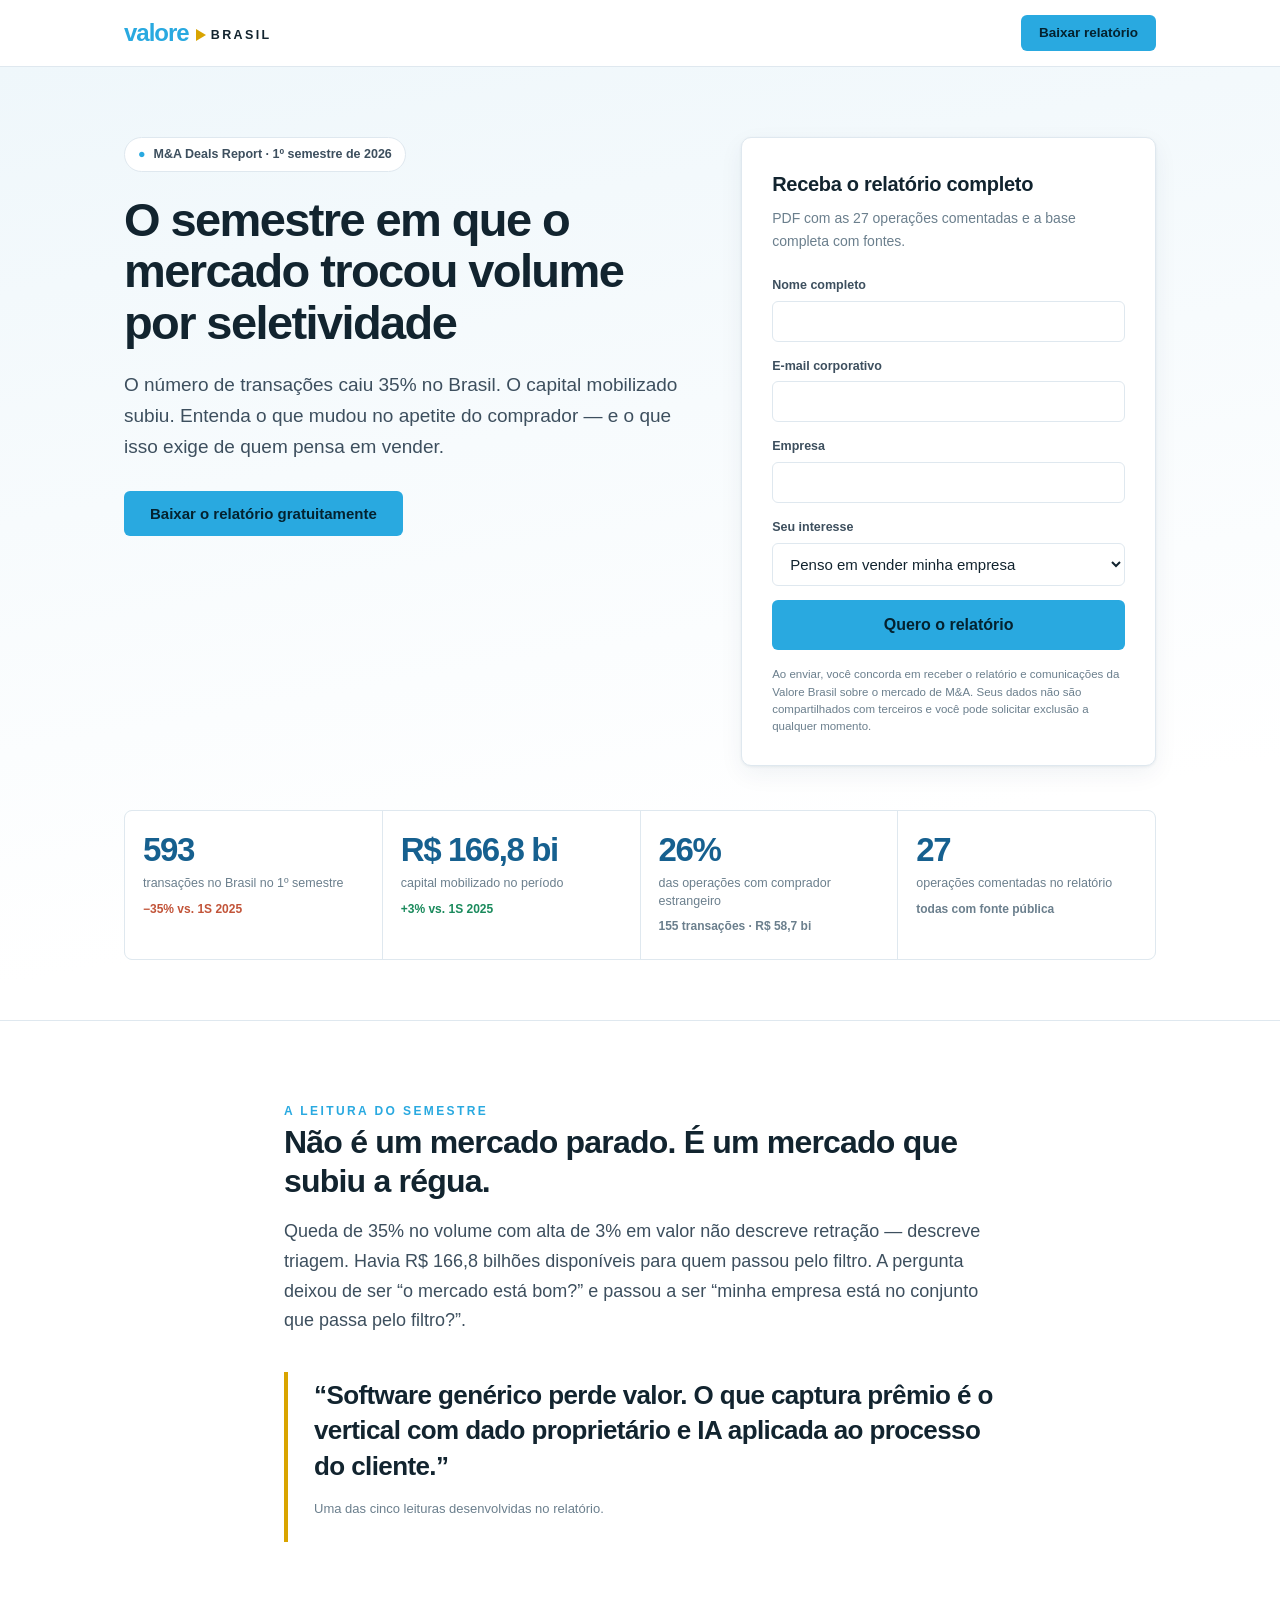
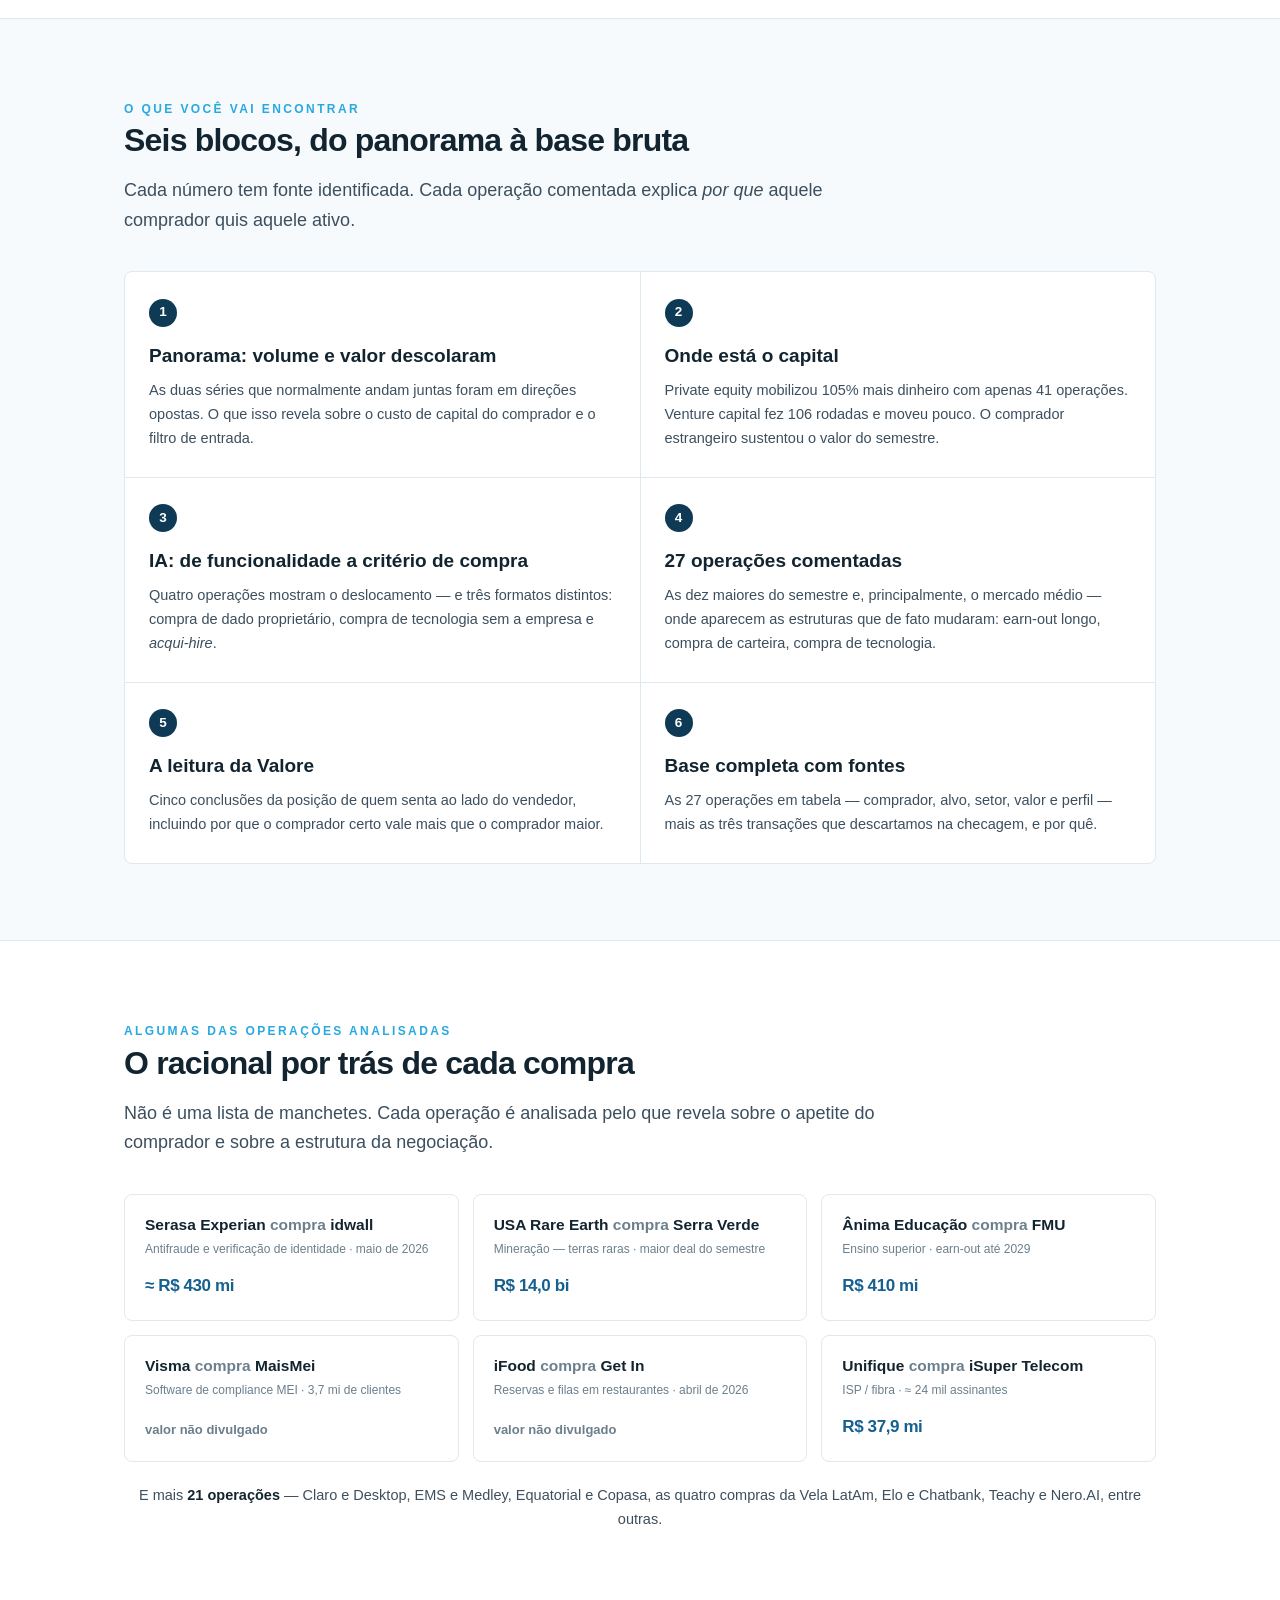
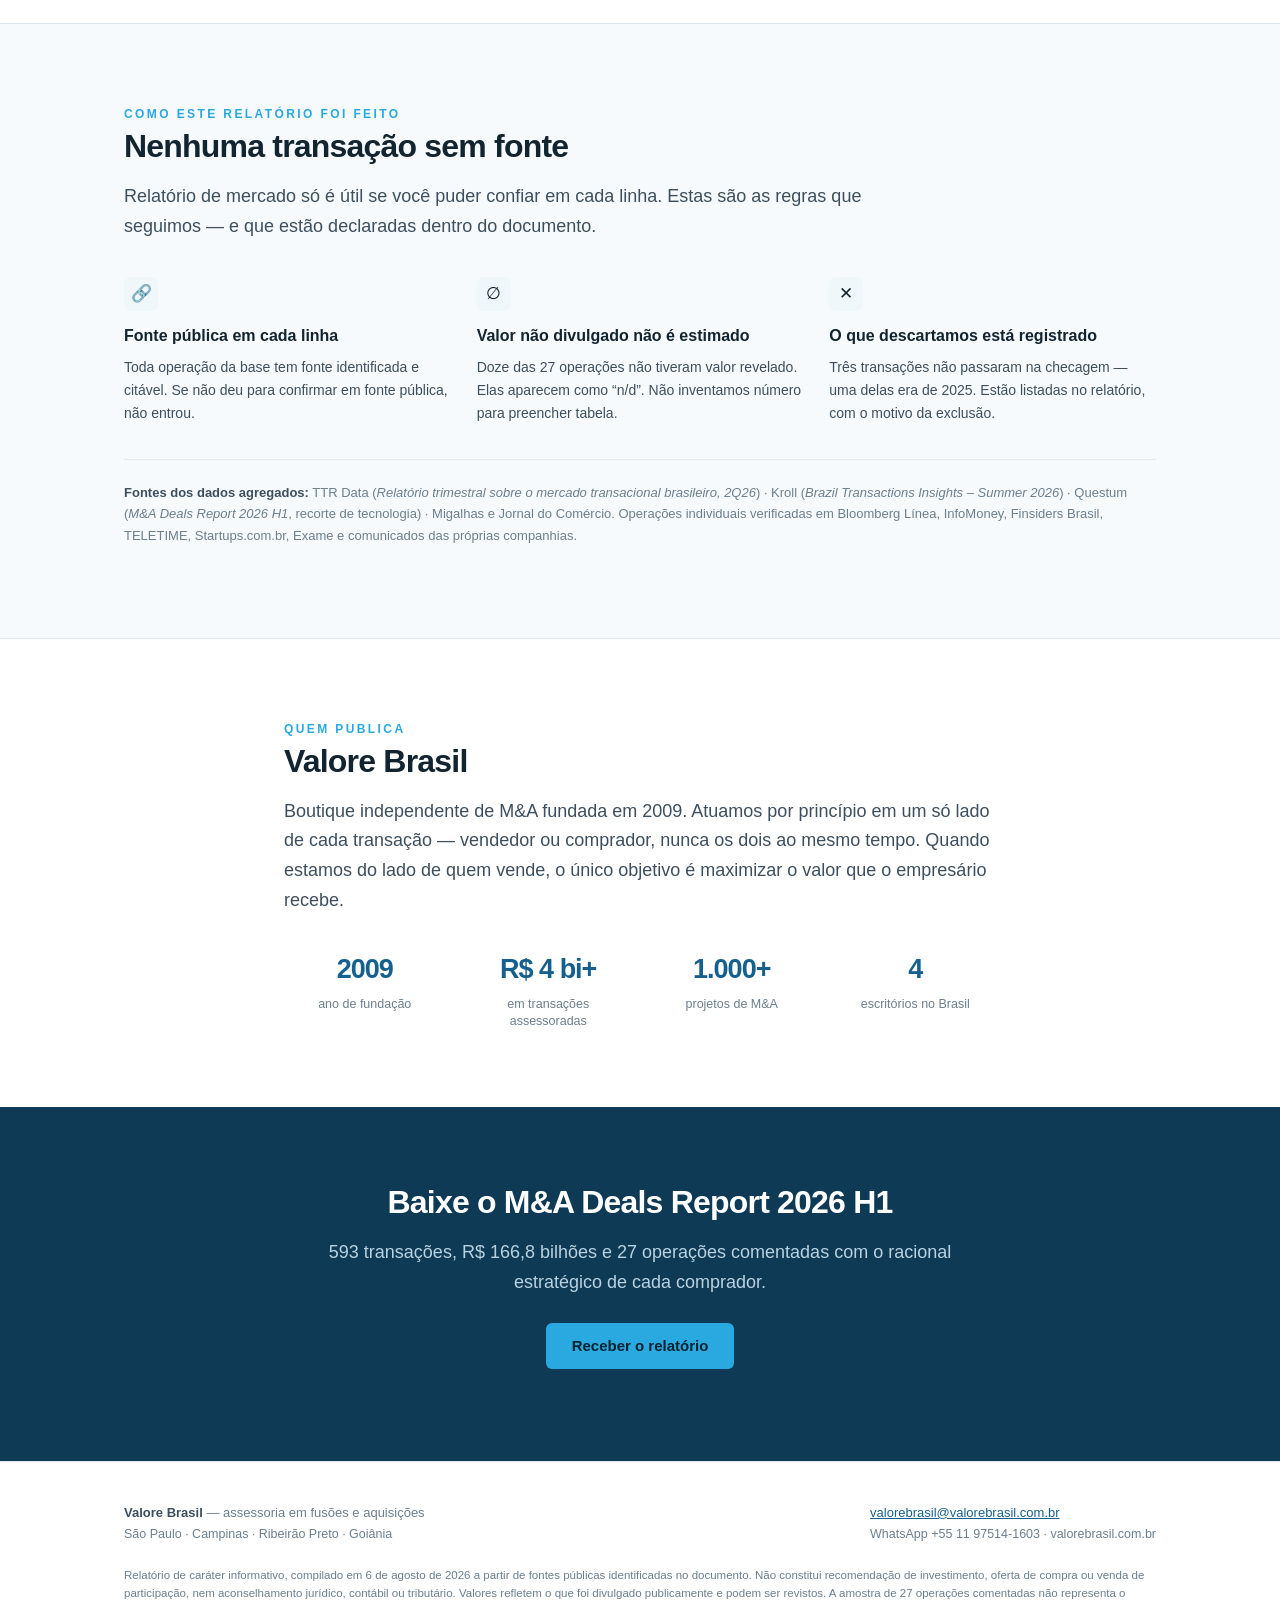
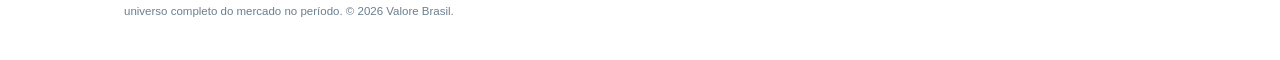
<file: relatorio-ma-2026-h1/index.html>
<!DOCTYPE html>
<html lang="pt-BR">
<head>
<meta charset="utf-8">
<meta name="viewport" content="width=device-width, initial-scale=1">
<title>M&amp;A Deals Report Brasil 2026 H1 | Valore Brasil</title>
<meta name="description" content="593 transações, R$ 166,8 bilhões e 27 operações comentadas. O relatório da Valore Brasil sobre fusões e aquisições no primeiro semestre de 2026. Baixe gratuitamente.">
<meta property="og:title" content="M&amp;A Deals Report Brasil — 1º semestre de 2026">
<meta property="og:description" content="O semestre em que o mercado trocou volume por seletividade: 593 transações, R$ 166,8 bilhões e 27 operações comentadas com racional estratégico.">
<meta property="og:type" content="website">
<meta name="robots" content="index,follow">
<style>
  :root{
    --ciano:#29A9E0; --azul:#16608F; --navy:#0E3A56; --ouro:#D9A400;
    --tinta:#12242f; --tinta2:#3d4f5e; --tinta3:#6b7f8d;
    --linha:#dfe8ef; --linha2:#eef4f8;
    --bg:#ffffff; --bg2:#f6fafc; --bg3:#eff7fb; --card:#ffffff;
    --sombra:0 1px 3px rgba(14,58,86,.07), 0 8px 24px rgba(14,58,86,.06);
  }
  @media (prefers-color-scheme:dark){
    :root{
      --tinta:#eaf3f8; --tinta2:#b4c8d5; --tinta3:#8aa2b2;
      --linha:#26414f; --linha2:#1d3441;
      --bg:#0b1a23; --bg2:#102431; --bg3:#0e2733; --card:#122c3a;
      --sombra:0 1px 3px rgba(0,0,0,.3), 0 8px 24px rgba(0,0,0,.25);
      --azul:#4FA8D8;
    }
  }
  *{box-sizing:border-box}
  html{scroll-behavior:smooth;-webkit-text-size-adjust:100%}
  body{
    margin:0;background:var(--bg);color:var(--tinta);
    font-family:"Segoe UI",-apple-system,BlinkMacSystemFont,Roboto,Helvetica,Arial,sans-serif;
    font-size:16px;line-height:1.65;
  }
  .wrap{max-width:1080px;margin:0 auto;padding:0 24px}
  .narrow{max-width:760px;margin:0 auto}
  section{padding:76px 0}
  h2{font-size:32px;line-height:1.22;letter-spacing:-0.8px;font-weight:800;color:var(--tinta);margin:0 0 16px}
  h3{font-size:19px;font-weight:700;margin:0 0 8px;color:var(--tinta)}
  p{margin:0 0 16px}
  .kicker{font-size:12px;font-weight:700;letter-spacing:2.4px;text-transform:uppercase;color:var(--ciano);margin-bottom:14px}
  .lead{font-size:18px;color:var(--tinta2)}

  /* ── topo ─────────────────────────────────── */
  header.top{border-bottom:1px solid var(--linha);position:sticky;top:0;z-index:50;background:var(--bg);
             backdrop-filter:saturate(180%) blur(8px)}
  .top .wrap{display:flex;align-items:center;justify-content:space-between;height:66px;gap:16px}
  .logo{display:flex;align-items:baseline;gap:7px;text-decoration:none;flex-shrink:0}
  .logo .v{font-size:24px;font-weight:800;color:var(--ciano);letter-spacing:-1px}
  .logo .b{display:flex;align-items:center;gap:5px}
  .logo .tri{width:0;height:0;border-top:6px solid transparent;border-bottom:6px solid transparent;border-left:10px solid var(--ouro)}
  .logo .bt{font-size:12.5px;font-weight:700;color:var(--tinta);letter-spacing:2.4px;text-transform:uppercase}

  .btn{display:inline-block;background:var(--ciano);color:#04222f;font-weight:700;font-size:15px;
       padding:13px 26px;border-radius:6px;text-decoration:none;border:none;cursor:pointer;
       transition:transform .12s ease, background .12s ease;font-family:inherit;line-height:1.3}
  .btn:hover{background:#1e97cc;transform:translateY(-1px)}
  .btn:active{transform:none}
  .btn.sm{padding:9px 18px;font-size:13.5px}
  .btn.full{width:100%;text-align:center;padding:15px 26px;font-size:16px}
  .btn.ghost{background:transparent;color:var(--azul);border:1.5px solid var(--azul)}
  .btn.ghost:hover{background:var(--bg3)}

  /* ── hero ─────────────────────────────────── */
  .hero{padding:70px 0 60px;background:linear-gradient(170deg,var(--bg3) 0%,var(--bg) 78%);border-bottom:1px solid var(--linha)}
  .hero-grid{display:grid;grid-template-columns:1.15fr .85fr;gap:56px;align-items:start}
  .hero h1{font-size:47px;line-height:1.1;letter-spacing:-1.6px;font-weight:800;margin:0 0 20px;color:var(--tinta)}
  .hero .sub{font-size:19px;color:var(--tinta2);margin-bottom:28px}
  .hero .selo{display:inline-flex;align-items:center;gap:8px;font-size:12.5px;font-weight:600;color:var(--tinta2);
               background:var(--card);border:1px solid var(--linha);padding:6px 13px;border-radius:99px;margin-bottom:22px}
  .hero .selo b{color:var(--ciano)}

  /* ── métricas ─────────────────────────────── */
  .kpis{display:grid;grid-template-columns:repeat(4,1fr);gap:1px;background:var(--linha);
        border:1px solid var(--linha);border-radius:8px;overflow:hidden;margin:44px 0 0}
  .kpi{background:var(--card);padding:22px 18px}
  .kpi .n{font-size:33px;font-weight:800;letter-spacing:-1.4px;color:var(--azul);line-height:1.05;display:block}
  .kpi .l{font-size:12.5px;color:var(--tinta3);line-height:1.4;margin-top:7px;display:block}
  .kpi .d{font-size:12px;font-weight:700;margin-top:7px;display:block}
  .kpi .d.neg{color:#c25439} .kpi .d.pos{color:#1a8a5c} .kpi .d.neu{color:var(--tinta3)}

  /* ── form ─────────────────────────────────── */
  .form-card{background:var(--card);border:1px solid var(--linha);border-radius:10px;padding:30px;box-shadow:var(--sombra)}
  .form-card h3{font-size:20px;letter-spacing:-0.3px;margin-bottom:6px}
  .form-card .fp{font-size:14px;color:var(--tinta3);margin-bottom:22px}
  .campo{margin-bottom:14px}
  .campo label{display:block;font-size:12.5px;font-weight:600;color:var(--tinta2);margin-bottom:5px}
  .campo input,.campo select{
    width:100%;padding:11px 13px;font-size:15px;font-family:inherit;color:var(--tinta);
    background:var(--bg);border:1.5px solid var(--linha);border-radius:6px;transition:border-color .12s}
  .campo input:focus,.campo select:focus{outline:none;border-color:var(--ciano)}
  .campo input[aria-invalid="true"]{border-color:#c25439}
  .erro{font-size:12px;color:#c25439;margin-top:4px;display:none}
  .erro.on{display:block}
  .lgpd{font-size:11.5px;color:var(--tinta3);line-height:1.5;margin:16px 0 0}
  .lgpd a{color:var(--azul)}
  .ok-msg{display:none;text-align:center;padding:14px 0}
  .ok-msg.on{display:block}
  .ok-msg .ic{font-size:34px;line-height:1;margin-bottom:10px}
  .ok-msg h3{color:var(--azul)}

  /* ── blocos do relatório ──────────────────── */
  .alt{background:var(--bg2);border-top:1px solid var(--linha);border-bottom:1px solid var(--linha)}
  .blocos{display:grid;grid-template-columns:repeat(2,1fr);gap:1px;background:var(--linha);
          border:1px solid var(--linha);border-radius:8px;overflow:hidden;margin-top:36px}
  .bloco{background:var(--card);padding:26px 24px}
  .bloco .num{display:inline-flex;align-items:center;justify-content:center;width:28px;height:28px;border-radius:50%;
              background:var(--navy);color:#fff;font-size:13.5px;font-weight:700;margin-bottom:13px}
  @media (prefers-color-scheme:dark){.bloco .num{background:var(--ciano);color:#04222f}}
  .bloco p{font-size:14.5px;color:var(--tinta2);margin:0}

  /* ── vitrine de deals ─────────────────────── */
  .deals{display:grid;grid-template-columns:repeat(3,1fr);gap:14px;margin-top:36px}
  .dcard{background:var(--card);border:1px solid var(--linha);border-radius:8px;padding:20px;display:flex;flex-direction:column}
  .dcard .par{font-size:15.5px;font-weight:700;color:var(--tinta);line-height:1.35;margin-bottom:4px}
  .dcard .par em{font-style:normal;color:var(--tinta3);font-weight:600}
  .dcard .set{font-size:12px;color:var(--tinta3);margin-bottom:12px}
  .dcard .val{margin-top:auto;font-size:17px;font-weight:800;color:var(--azul);letter-spacing:-0.4px}
  .dcard .val.nd{font-size:13px;font-weight:600;color:var(--tinta3);letter-spacing:0}
  .mais{margin-top:22px;font-size:14.5px;color:var(--tinta2);text-align:center}
  .mais b{color:var(--tinta)}

  /* ── tese ─────────────────────────────────── */
  .tese-box{border-left:4px solid var(--ouro);padding:6px 0 6px 26px;margin:36px 0 0}
  .tese-box q{display:block;font-size:26px;line-height:1.36;font-weight:700;letter-spacing:-0.6px;color:var(--tinta);quotes:"“" "”"}
  .tese-box .q{font-size:13px;color:var(--tinta3);margin-top:14px}

  /* ── rigor ────────────────────────────────── */
  .rigor{display:grid;grid-template-columns:repeat(3,1fr);gap:26px;margin-top:36px}
  .rigor .it h3{font-size:16px;margin-bottom:6px}
  .rigor .it p{font-size:14px;color:var(--tinta2);margin:0}
  .rigor .it .ic{width:34px;height:34px;border-radius:7px;background:var(--bg3);display:flex;align-items:center;
                 justify-content:center;margin-bottom:12px;font-size:17px}
  .fontes-linha{margin-top:34px;padding-top:22px;border-top:1px solid var(--linha);font-size:13px;color:var(--tinta3)}
  .fontes-linha b{color:var(--tinta2)}

  /* ── autoridade ───────────────────────────── */
  .auth{display:grid;grid-template-columns:repeat(4,1fr);gap:22px;margin-top:32px;text-align:center}
  .auth .n{font-size:27px;font-weight:800;color:var(--azul);letter-spacing:-1px;display:block}
  .auth .l{font-size:12.5px;color:var(--tinta3);line-height:1.4;display:block;margin-top:4px}

  /* ── cta final ────────────────────────────── */
  .final{background:var(--navy);color:#eaf3f8;border:none}
  .final h2{color:#fff}
  .final p{color:#b9d2e0}
  .final .btn{background:var(--ciano);color:#04222f}
  .final .btn:hover{background:#4dbdec}

  /* ── rodapé ───────────────────────────────── */
  footer{padding:40px 0;border-top:1px solid var(--linha);font-size:13px;color:var(--tinta3)}
  footer .fg{display:flex;justify-content:space-between;gap:22px;flex-wrap:wrap}
  footer a{color:var(--azul)}
  footer .esc{font-size:12.5px}

  @media (max-width:900px){
    .hero-grid{grid-template-columns:1fr;gap:38px}
    .hero h1{font-size:36px;letter-spacing:-1.1px}
    .deals{grid-template-columns:repeat(2,1fr)}
    .rigor{grid-template-columns:1fr;gap:20px}
    .auth{grid-template-columns:repeat(2,1fr);gap:18px}
    h2{font-size:27px}
  }
  @media (max-width:620px){
    section{padding:56px 0}
    .kpis{grid-template-columns:repeat(2,1fr)}
    .blocos{grid-template-columns:1fr}
    .deals{grid-template-columns:1fr}
    .hero h1{font-size:30px}
    .tese-box q{font-size:20px}
    .top .cta-top{display:none}
  }
</style>
</head>
<body>

<!-- ═════════════ TOPO ═════════════ -->
<header class="top">
  <div class="wrap">
    <a class="logo" href="#" aria-label="Valore Brasil">
      <span class="v">valore</span>
      <span class="b"><span class="tri"></span><span class="bt">Brasil</span></span>
    </a>
    <a class="btn sm cta-top" href="#baixar">Baixar relatório</a>
  </div>
</header>

<!-- ═════════════ HERO ═════════════ -->
<section class="hero">
  <div class="wrap">
    <div class="hero-grid">
      <div>
        <span class="selo"><b>●</b> M&amp;A Deals Report · 1º semestre de 2026</span>
        <h1>O semestre em que o mercado trocou volume por seletividade</h1>
        <p class="sub">O número de transações caiu 35% no Brasil. O capital mobilizado subiu. Entenda o que mudou no apetite do comprador — e o que isso exige de quem pensa em vender.</p>
        <a class="btn" href="#baixar">Baixar o relatório gratuitamente</a>
      </div>

      <!-- form -->
      <div class="form-card" id="baixar">
        <h3>Receba o relatório completo</h3>
        <p class="fp">PDF com as 27 operações comentadas e a base completa com fontes.</p>

        <form id="lead-form" novalidate>
          <div class="campo">
            <label for="nome">Nome completo</label>
            <input type="text" id="nome" name="nome" autocomplete="name" required>
            <span class="erro" id="e-nome">Informe seu nome.</span>
          </div>
          <div class="campo">
            <label for="email">E-mail corporativo</label>
            <input type="email" id="email" name="email" autocomplete="email" required>
            <span class="erro" id="e-email">Informe um e-mail válido.</span>
          </div>
          <div class="campo">
            <label for="empresa">Empresa</label>
            <input type="text" id="empresa" name="empresa" autocomplete="organization" required>
            <span class="erro" id="e-empresa">Informe a empresa.</span>
          </div>
          <div class="campo">
            <label for="perfil">Seu interesse</label>
            <select id="perfil" name="perfil">
              <option value="vender">Penso em vender minha empresa</option>
              <option value="comprar">Busco empresas para adquirir</option>
              <option value="valuation">Quero entender quanto minha empresa vale</option>
              <option value="mercado">Acompanho o mercado de M&amp;A</option>
              <option value="outro">Outro</option>
            </select>
          </div>
          <button type="submit" class="btn full">Quero o relatório</button>
          <p class="lgpd">Ao enviar, você concorda em receber o relatório e comunicações da Valore Brasil sobre o mercado de M&amp;A. Seus dados não são compartilhados com terceiros e você pode solicitar exclusão a qualquer momento.</p>
        </form>

        <div class="ok-msg" id="ok-msg" role="status" aria-live="polite">
          <div class="ic">✓</div>
          <h3>Seu relatório está pronto</h3>
          <p style="font-size:14.5px;color:var(--tinta2);margin:0 0 20px">M&amp;A Deals Report Brasil — 1º semestre de 2026. PDF, 19 páginas.</p>
          <a class="btn full" id="link-pdf" href="Valore-MA-Deals-Report-2026-H1.pdf" download>Baixar o PDF</a>
          <!-- Só aparece quando ENDPOINT está configurado: sem sistema de envio, prometer e-mail é falso. -->
          <p id="nota-email" style="display:none;font-size:12px;color:var(--tinta3);margin:14px 0 0">Também enviamos uma cópia para o seu e-mail.</p>
        </div>
      </div>
    </div>

    <!-- métricas -->
    <div class="kpis">
      <div class="kpi">
        <span class="n">593</span>
        <span class="l">transações no Brasil no 1º semestre</span>
        <span class="d neg">−35% vs. 1S 2025</span>
      </div>
      <div class="kpi">
        <span class="n">R$ 166,8 bi</span>
        <span class="l">capital mobilizado no período</span>
        <span class="d pos">+3% vs. 1S 2025</span>
      </div>
      <div class="kpi">
        <span class="n">26%</span>
        <span class="l">das operações com comprador estrangeiro</span>
        <span class="d neu">155 transações · R$ 58,7 bi</span>
      </div>
      <div class="kpi">
        <span class="n">27</span>
        <span class="l">operações comentadas no relatório</span>
        <span class="d neu">todas com fonte pública</span>
      </div>
    </div>
  </div>
</section>

<!-- ═════════════ TESE ═════════════ -->
<section>
  <div class="wrap narrow">
    <span class="kicker">A leitura do semestre</span>
    <h2>Não é um mercado parado. É um mercado que subiu a régua.</h2>
    <p class="lead">Queda de 35% no volume com alta de 3% em valor não descreve retração — descreve triagem. Havia R$ 166,8 bilhões disponíveis para quem passou pelo filtro. A pergunta deixou de ser “o mercado está bom?” e passou a ser “minha empresa está no conjunto que passa pelo filtro?”.</p>

    <div class="tese-box">
      <q>Software genérico perde valor. O que captura prêmio é o vertical com dado proprietário e IA aplicada ao processo do cliente.</q>
      <p class="q">Uma das cinco leituras desenvolvidas no relatório.</p>
    </div>
  </div>
</section>

<!-- ═════════════ BLOCOS ═════════════ -->
<section class="alt">
  <div class="wrap">
    <div class="narrow" style="margin:0">
      <span class="kicker">O que você vai encontrar</span>
      <h2>Seis blocos, do panorama à base bruta</h2>
      <p class="lead">Cada número tem fonte identificada. Cada operação comentada explica <em>por que</em> aquele comprador quis aquele ativo.</p>
    </div>

    <div class="blocos">
      <div class="bloco">
        <span class="num">1</span>
        <h3>Panorama: volume e valor descolaram</h3>
        <p>As duas séries que normalmente andam juntas foram em direções opostas. O que isso revela sobre o custo de capital do comprador e o filtro de entrada.</p>
      </div>
      <div class="bloco">
        <span class="num">2</span>
        <h3>Onde está o capital</h3>
        <p>Private equity mobilizou 105% mais dinheiro com apenas 41 operações. Venture capital fez 106 rodadas e moveu pouco. O comprador estrangeiro sustentou o valor do semestre.</p>
      </div>
      <div class="bloco">
        <span class="num">3</span>
        <h3>IA: de funcionalidade a critério de compra</h3>
        <p>Quatro operações mostram o deslocamento — e três formatos distintos: compra de dado proprietário, compra de tecnologia sem a empresa e <em>acqui-hire</em>.</p>
      </div>
      <div class="bloco">
        <span class="num">4</span>
        <h3>27 operações comentadas</h3>
        <p>As dez maiores do semestre e, principalmente, o mercado médio — onde aparecem as estruturas que de fato mudaram: earn-out longo, compra de carteira, compra de tecnologia.</p>
      </div>
      <div class="bloco">
        <span class="num">5</span>
        <h3>A leitura da Valore</h3>
        <p>Cinco conclusões da posição de quem senta ao lado do vendedor, incluindo por que o comprador certo vale mais que o comprador maior.</p>
      </div>
      <div class="bloco">
        <span class="num">6</span>
        <h3>Base completa com fontes</h3>
        <p>As 27 operações em tabela — comprador, alvo, setor, valor e perfil — mais as três transações que descartamos na checagem, e por quê.</p>
      </div>
    </div>
  </div>
</section>

<!-- ═════════════ DEALS ═════════════ -->
<section>
  <div class="wrap">
    <div class="narrow" style="margin:0">
      <span class="kicker">Algumas das operações analisadas</span>
      <h2>O racional por trás de cada compra</h2>
      <p class="lead">Não é uma lista de manchetes. Cada operação é analisada pelo que revela sobre o apetite do comprador e sobre a estrutura da negociação.</p>
    </div>

    <div class="deals">
      <div class="dcard">
        <div class="par">Serasa Experian <em>compra</em> idwall</div>
        <div class="set">Antifraude e verificação de identidade · maio de 2026</div>
        <div class="val">≈ R$ 430 mi</div>
      </div>
      <div class="dcard">
        <div class="par">USA Rare Earth <em>compra</em> Serra Verde</div>
        <div class="set">Mineração — terras raras · maior deal do semestre</div>
        <div class="val">R$ 14,0 bi</div>
      </div>
      <div class="dcard">
        <div class="par">Ânima Educação <em>compra</em> FMU</div>
        <div class="set">Ensino superior · earn-out até 2029</div>
        <div class="val">R$ 410 mi</div>
      </div>
      <div class="dcard">
        <div class="par">Visma <em>compra</em> MaisMei</div>
        <div class="set">Software de compliance MEI · 3,7 mi de clientes</div>
        <div class="val nd">valor não divulgado</div>
      </div>
      <div class="dcard">
        <div class="par">iFood <em>compra</em> Get In</div>
        <div class="set">Reservas e filas em restaurantes · abril de 2026</div>
        <div class="val nd">valor não divulgado</div>
      </div>
      <div class="dcard">
        <div class="par">Unifique <em>compra</em> iSuper Telecom</div>
        <div class="set">ISP / fibra · ≈ 24 mil assinantes</div>
        <div class="val">R$ 37,9 mi</div>
      </div>
    </div>

    <p class="mais">E mais <b>21 operações</b> — Claro e Desktop, EMS e Medley, Equatorial e Copasa, as quatro compras da Vela LatAm, Elo e Chatbank, Teachy e Nero.AI, entre outras.</p>
  </div>
</section>

<!-- ═════════════ RIGOR ═════════════ -->
<section class="alt">
  <div class="wrap">
    <div class="narrow" style="margin:0">
      <span class="kicker">Como este relatório foi feito</span>
      <h2>Nenhuma transação sem fonte</h2>
      <p class="lead">Relatório de mercado só é útil se você puder confiar em cada linha. Estas são as regras que seguimos — e que estão declaradas dentro do documento.</p>
    </div>

    <div class="rigor">
      <div class="it">
        <div class="ic">🔗</div>
        <h3>Fonte pública em cada linha</h3>
        <p>Toda operação da base tem fonte identificada e citável. Se não deu para confirmar em fonte pública, não entrou.</p>
      </div>
      <div class="it">
        <div class="ic">∅</div>
        <h3>Valor não divulgado não é estimado</h3>
        <p>Doze das 27 operações não tiveram valor revelado. Elas aparecem como “n/d”. Não inventamos número para preencher tabela.</p>
      </div>
      <div class="it">
        <div class="ic">✕</div>
        <h3>O que descartamos está registrado</h3>
        <p>Três transações não passaram na checagem — uma delas era de 2025. Estão listadas no relatório, com o motivo da exclusão.</p>
      </div>
    </div>

    <p class="fontes-linha">
      <b>Fontes dos dados agregados:</b> TTR Data (<i>Relatório trimestral sobre o mercado transacional brasileiro, 2Q26</i>) · Kroll (<i>Brazil Transactions Insights – Summer 2026</i>) · Questum (<i>M&amp;A Deals Report 2026 H1</i>, recorte de tecnologia) · Migalhas e Jornal do Comércio. Operações individuais verificadas em Bloomberg Línea, InfoMoney, Finsiders Brasil, TELETIME, Startups.com.br, Exame e comunicados das próprias companhias.
    </p>
  </div>
</section>

<!-- ═════════════ AUTORIDADE ═════════════ -->
<section>
  <div class="wrap narrow">
    <span class="kicker">Quem publica</span>
    <h2>Valore Brasil</h2>
    <p class="lead">Boutique independente de M&amp;A fundada em 2009. Atuamos por princípio em um só lado de cada transação — vendedor ou comprador, nunca os dois ao mesmo tempo. Quando estamos do lado de quem vende, o único objetivo é maximizar o valor que o empresário recebe.</p>

    <div class="auth">
      <div><span class="n">2009</span><span class="l">ano de fundação</span></div>
      <div><span class="n">R$ 4 bi+</span><span class="l">em transações assessoradas</span></div>
      <div><span class="n">1.000+</span><span class="l">projetos de M&amp;A</span></div>
      <div><span class="n">4</span><span class="l">escritórios no Brasil</span></div>
    </div>
  </div>
</section>

<!-- ═════════════ CTA FINAL ═════════════ -->
<section class="final">
  <div class="wrap narrow" style="text-align:center">
    <h2>Baixe o M&amp;A Deals Report 2026 H1</h2>
    <p class="lead" style="color:#b9d2e0">593 transações, R$ 166,8 bilhões e 27 operações comentadas com o racional estratégico de cada comprador.</p>
    <p style="margin-top:26px"><a class="btn" href="#baixar">Receber o relatório</a></p>
  </div>
</section>

<!-- ═════════════ RODAPÉ ═════════════ -->
<footer>
  <div class="wrap">
    <div class="fg">
      <div>
        <strong style="color:var(--tinta2)">Valore Brasil</strong> — assessoria em fusões e aquisições<br>
        <span class="esc">São Paulo · Campinas · Ribeirão Preto · Goiânia</span>
      </div>
      <div>
        <a href="mailto:valorebrasil@valorebrasil.com.br">valorebrasil@valorebrasil.com.br</a><br>
        <span class="esc">WhatsApp +55 11 97514-1603 · valorebrasil.com.br</span>
      </div>
    </div>
    <p style="margin:22px 0 0;font-size:11.5px;line-height:1.55">
      Relatório de caráter informativo, compilado em 6 de agosto de 2026 a partir de fontes públicas identificadas no documento. Não constitui recomendação de investimento, oferta de compra ou venda de participação, nem aconselhamento jurídico, contábil ou tributário. Valores refletem o que foi divulgado publicamente e podem ser revistos. A amostra de 27 operações comentadas não representa o universo completo do mercado no período. © 2026 Valore Brasil.
    </p>
  </div>
</footer>

<!--
  ══════════════════════════════════════════════════════════════════════
  INTEGRAÇÃO DO FORMULÁRIO — PENDENTE DE CONFIGURAÇÃO
  ══════════════════════════════════════════════════════════════════════
  Este formulário NÃO está enviando dados para lugar algum ainda.
  Hoje ele valida os campos e mostra a mensagem de sucesso localmente.

  Para ativar a captura, defina ENDPOINT abaixo com a URL do destino
  (RD Station, HubSpot, Formspree, ou um endpoint próprio) e, se o
  serviço exigir, ajuste o formato do corpo da requisição.

  Enquanto ENDPOINT for null, o console registra o payload para teste
  e nenhum lead é gravado — não publique a página assim esperando
  receber e-mails.
  ══════════════════════════════════════════════════════════════════════
-->
<script>
(function(){
  "use strict";

  // ↓↓↓ CONFIGURE AQUI ↓↓↓
  var ENDPOINT = null;   // ex.: "https://api.seuservico.com/forms/xxxx"
  // ↑↑↑ CONFIGURE AQUI ↑↑↑

  var form = document.getElementById("lead-form");
  var okMsg = document.getElementById("ok-msg");

  var campos = [
    { id:"nome",    erro:"e-nome",    valida:function(v){ return v.trim().length >= 2; } },
    { id:"email",   erro:"e-email",   valida:function(v){ return /^[^\s@]+@[^\s@]+\.[^\s@]{2,}$/.test(v.trim()); } },
    { id:"empresa", erro:"e-empresa", valida:function(v){ return v.trim().length >= 2; } }
  ];

  function marcar(campo, valido){
    var el = document.getElementById(campo.id);
    var er = document.getElementById(campo.erro);
    el.setAttribute("aria-invalid", valido ? "false" : "true");
    er.classList.toggle("on", !valido);
    return valido;
  }

  campos.forEach(function(campo){
    var el = document.getElementById(campo.id);
    el.addEventListener("blur", function(){
      if (el.value !== "") marcar(campo, campo.valida(el.value));
    });
    el.addEventListener("input", function(){
      if (el.getAttribute("aria-invalid") === "true" && campo.valida(el.value)) marcar(campo, true);
    });
  });

  form.addEventListener("submit", function(ev){
    ev.preventDefault();

    var valido = true;
    var primeiroInvalido = null;
    campos.forEach(function(campo){
      var el = document.getElementById(campo.id);
      var ok = marcar(campo, campo.valida(el.value));
      if (!ok) { valido = false; if (!primeiroInvalido) primeiroInvalido = el; }
    });
    if (!valido) { primeiroInvalido.focus(); return; }

    var payload = {
      nome:     document.getElementById("nome").value.trim(),
      email:    document.getElementById("email").value.trim(),
      empresa:  document.getElementById("empresa").value.trim(),
      perfil:   document.getElementById("perfil").value,
      material: "ma-deals-report-2026-h1",
      origem:   window.location.href
    };

    function sucesso(){
      // A promessa de e-mail só é verdadeira se houver um sistema recebendo o lead.
      if (ENDPOINT) document.getElementById("nota-email").style.display = "block";
      form.style.display = "none";
      okMsg.classList.add("on");
      okMsg.scrollIntoView({ block:"center", behavior:"smooth" });
    }

    if (!ENDPOINT) {
      console.warn("[Valore LP] ENDPOINT não configurado — nenhum lead foi enviado. Payload:", payload);
      sucesso();
      return;
    }

    var btn = form.querySelector('button[type="submit"]');
    btn.disabled = true;
    btn.textContent = "Enviando…";

    fetch(ENDPOINT, {
      method: "POST",
      headers: { "Content-Type": "application/json" },
      body: JSON.stringify(payload)
    })
    .then(function(r){
      if (!r.ok) throw new Error("HTTP " + r.status);
      sucesso();
    })
    .catch(function(err){
      console.error("[Valore LP] Falha no envio:", err);
      btn.disabled = false;
      btn.textContent = "Tentar novamente";
      var er = document.getElementById("e-email");
      er.textContent = "Não conseguimos enviar agora. Tente novamente ou escreva para valorebrasil@valorebrasil.com.br.";
      er.classList.add("on");
    });
  });
})();
</script>
</body>
</html>
</file>
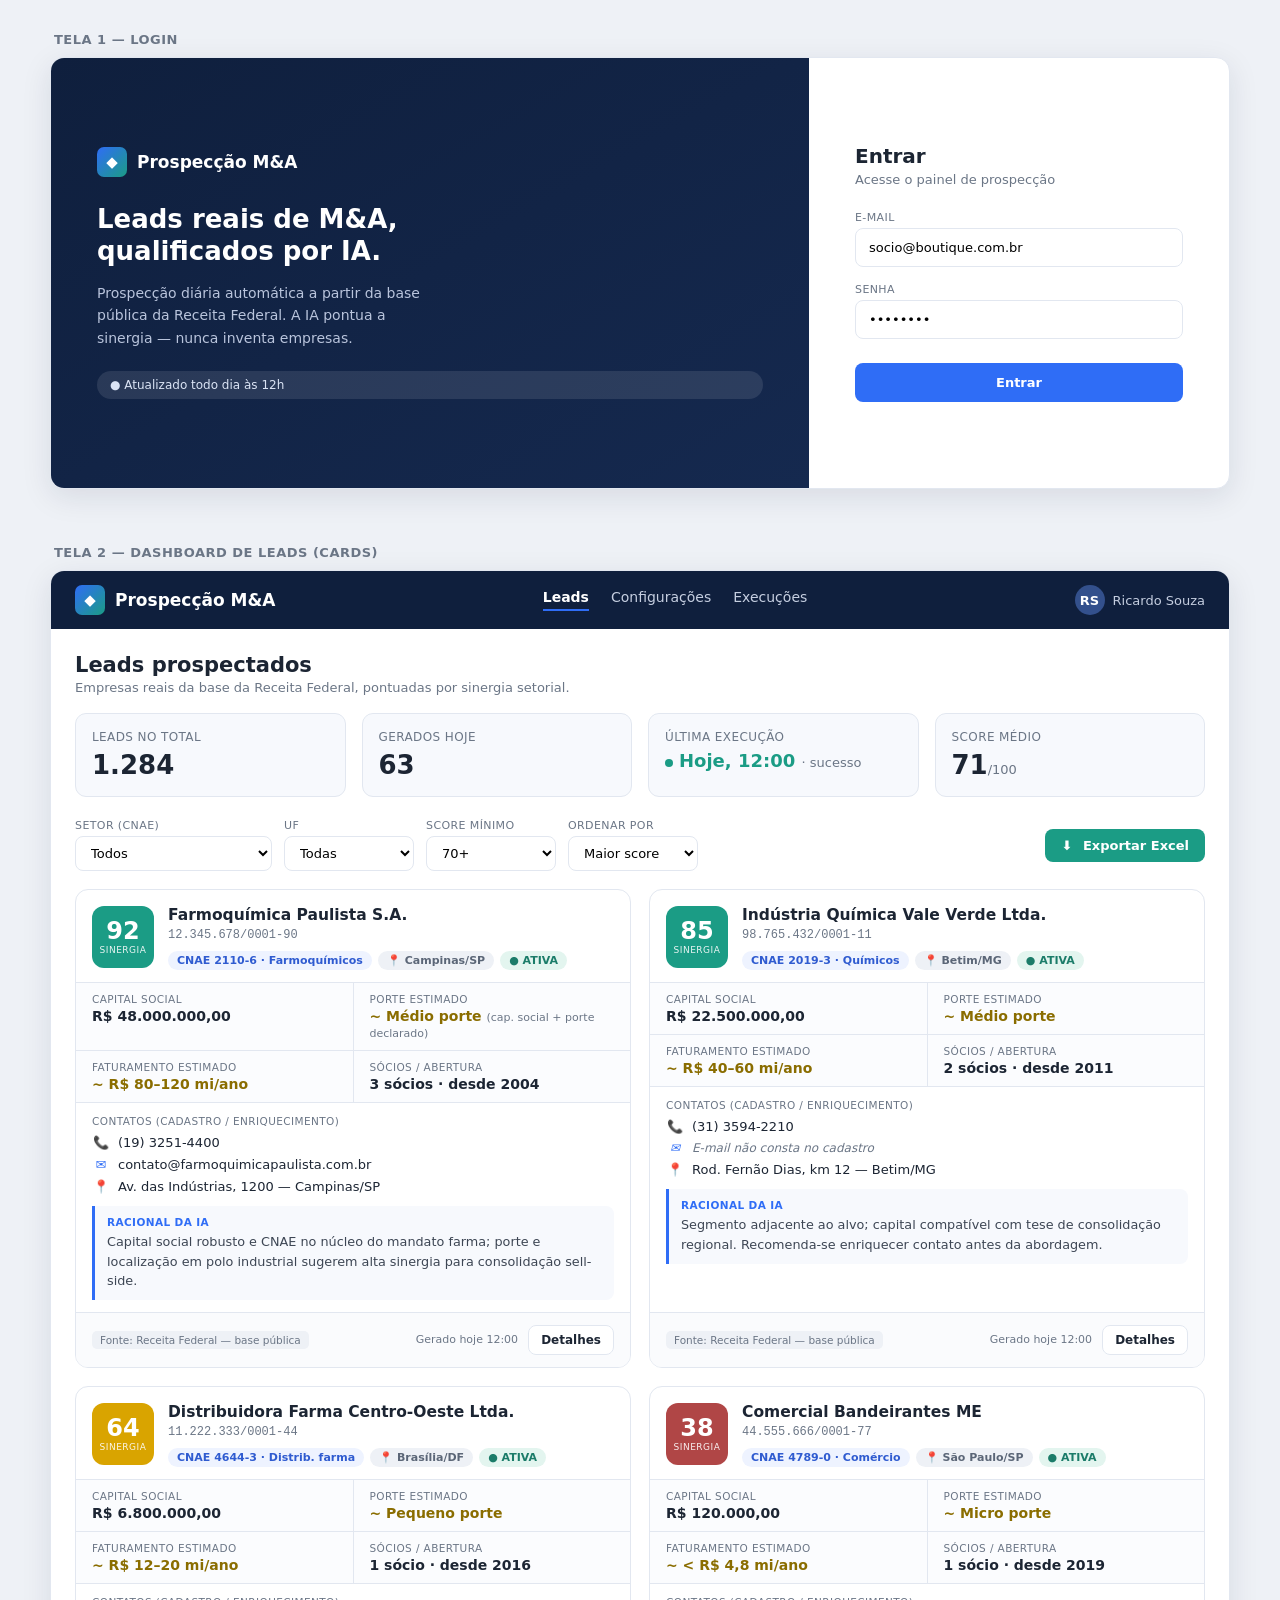
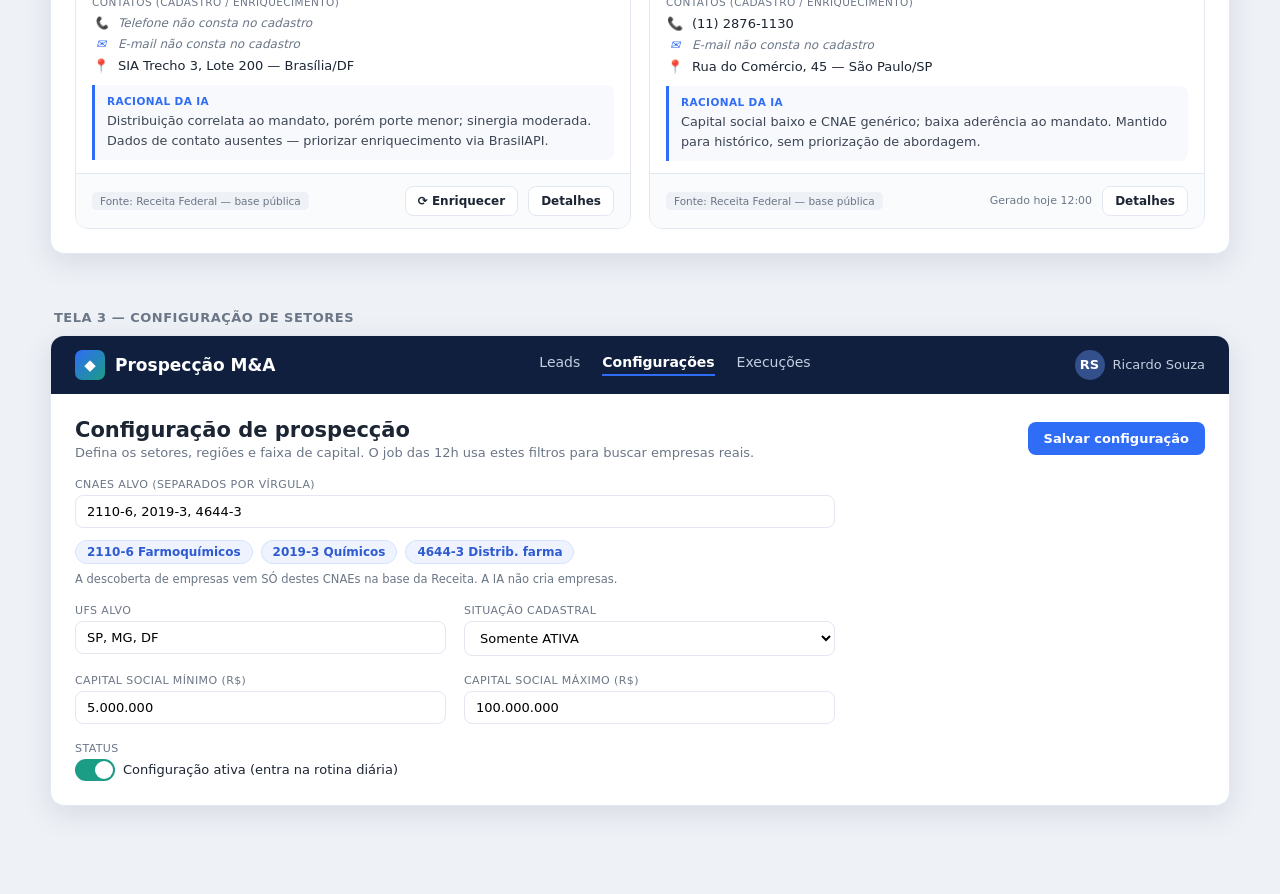
<file: mockups/mockup.html>
<!DOCTYPE html>
<html lang="pt-BR">
<head>
<meta charset="UTF-8">
<meta name="viewport" content="width=device-width, initial-scale=1.0">
<title>Mockup — Prospecção M&A</title>
<style>
  :root{
    --navy:#0f1f3d; --navy2:#15294f; --accent:#2f6df6; --accent2:#1b9c85;
    --bg:#eef1f6; --card:#ffffff; --line:#e2e7f0; --txt:#1c2533; --muted:#6b7686;
    --score-hi:#1b9c85; --score-mid:#d9a400; --score-lo:#b04646;
  }
  *{box-sizing:border-box;margin:0;padding:0;font-family:'Segoe UI',system-ui,Arial,sans-serif}
  body{background:var(--bg);color:var(--txt);padding:32px}
  .screen{max-width:1180px;margin:0 auto 56px;background:var(--card);border-radius:14px;
          box-shadow:0 8px 30px rgba(15,31,61,.10);overflow:hidden;border:1px solid var(--line)}
  .screen-label{font-size:13px;font-weight:700;letter-spacing:.5px;color:var(--muted);
                text-transform:uppercase;max-width:1180px;margin:0 auto 10px;padding-left:4px}

  /* ---- Top bar ---- */
  .topbar{display:flex;align-items:center;justify-content:space-between;
          background:var(--navy);color:#fff;padding:14px 24px}
  .brand{display:flex;align-items:center;gap:10px;font-weight:700;font-size:17px}
  .brand .logo{width:30px;height:30px;border-radius:7px;background:linear-gradient(135deg,var(--accent),var(--accent2));
               display:flex;align-items:center;justify-content:center;font-size:15px}
  .nav{display:flex;gap:22px;font-size:14px;color:#c5cee0}
  .nav a{color:#c5cee0;text-decoration:none}
  .nav a.active{color:#fff;font-weight:600;border-bottom:2px solid var(--accent);padding-bottom:4px}
  .user{display:flex;align-items:center;gap:8px;font-size:13px;color:#c5cee0}
  .avatar{width:30px;height:30px;border-radius:50%;background:#33508c;display:flex;
          align-items:center;justify-content:center;color:#fff;font-weight:700;font-size:13px}

  /* ---- Body ---- */
  .body{padding:24px}
  .pagehead{display:flex;align-items:center;justify-content:space-between;margin-bottom:18px}
  .pagehead h1{font-size:21px}
  .pagehead .sub{color:var(--muted);font-size:13px;margin-top:3px}

  /* ---- KPI cards ---- */
  .kpis{display:grid;grid-template-columns:repeat(4,1fr);gap:16px;margin-bottom:22px}
  .kpi{background:#f7f9fd;border:1px solid var(--line);border-radius:11px;padding:16px}
  .kpi .label{font-size:12px;color:var(--muted);text-transform:uppercase;letter-spacing:.4px}
  .kpi .value{font-size:26px;font-weight:700;margin-top:6px}
  .kpi .value small{font-size:13px;color:var(--muted);font-weight:500}
  .kpi.ok .value{color:var(--accent2)}
  .dot{display:inline-block;width:8px;height:8px;border-radius:50%;background:var(--accent2);margin-right:6px}

  /* ---- Toolbar ---- */
  .toolbar{display:flex;align-items:center;gap:12px;margin-bottom:18px;flex-wrap:wrap}
  .field{display:flex;flex-direction:column;gap:4px}
  .field label{font-size:11px;color:var(--muted);text-transform:uppercase;letter-spacing:.4px}
  select,input[type=text]{padding:8px 11px;border:1px solid var(--line);border-radius:8px;
          font-size:13px;background:#fff;min-width:130px}
  .spacer{flex:1}
  .btn{padding:9px 16px;border:none;border-radius:8px;font-size:13px;font-weight:600;cursor:pointer}
  .btn.primary{background:var(--accent);color:#fff}
  .btn.green{background:var(--accent2);color:#fff}
  .btn.ghost{background:#fff;border:1px solid var(--line);color:var(--txt)}
  .btn.sm{padding:7px 12px;font-size:12px}
  .btn .ic{margin-right:6px}

  /* ============ CARDS DE LEADS ============ */
  .cards{display:grid;grid-template-columns:repeat(2,1fr);gap:18px}
  .lead{border:1px solid var(--line);border-radius:13px;overflow:hidden;display:flex;flex-direction:column;
        background:#fff;transition:box-shadow .15s}
  .lead:hover{box-shadow:0 6px 22px rgba(15,31,61,.10)}
  .lead-top{display:flex;gap:14px;padding:16px 16px 12px}
  .scorebox{flex-shrink:0;width:62px;height:62px;border-radius:12px;color:#fff;display:flex;
            flex-direction:column;align-items:center;justify-content:center}
  .scorebox.hi{background:var(--score-hi)} .scorebox.mid{background:var(--score-mid)} .scorebox.lo{background:var(--score-lo)}
  .scorebox .n{font-size:24px;font-weight:800;line-height:1}
  .scorebox .l{font-size:9px;text-transform:uppercase;letter-spacing:.5px;opacity:.9;margin-top:2px}
  .lead-id{flex:1;min-width:0}
  .lead-id .razao{font-weight:700;font-size:15.5px;line-height:1.25}
  .lead-id .cnpj{color:var(--muted);font-size:12px;font-family:'Consolas',monospace;margin-top:3px}
  .tags{display:flex;gap:6px;flex-wrap:wrap;margin-top:9px}
  .tag{font-size:11px;font-weight:600;padding:3px 9px;border-radius:20px;background:#eef3ff;color:#2f5bd0}
  .tag.gray{background:#eef1f6;color:#5b6677}
  .tag.ativa{background:#e3f5ef;color:#1b7c69}

  .lead-grid{display:grid;grid-template-columns:1fr 1fr;gap:1px;background:var(--line);
             border-top:1px solid var(--line);border-bottom:1px solid var(--line)}
  .cell{background:#fbfcfe;padding:10px 16px}
  .cell .k{font-size:10.5px;color:var(--muted);text-transform:uppercase;letter-spacing:.4px}
  .cell .v{font-size:14px;font-weight:600;margin-top:3px}
  .cell .v.est{color:#8a6d00}
  .cell .v small{font-weight:500;color:var(--muted);font-size:11px}

  /* contatos */
  .contatos{padding:12px 16px;display:flex;flex-direction:column;gap:7px}
  .contatos .h{font-size:10.5px;color:var(--muted);text-transform:uppercase;letter-spacing:.4px;margin-bottom:1px}
  .ct{display:flex;align-items:center;gap:8px;font-size:13px}
  .ct .ico{width:18px;text-align:center;color:var(--accent)}
  .ct.missing{color:var(--muted);font-style:italic;font-size:12px}

  /* racional */
  .racional{margin:0 16px 12px;background:#f7f9fd;border-left:3px solid var(--accent);
            border-radius:0 8px 8px 0;padding:10px 12px}
  .racional .h{font-size:10.5px;color:var(--accent);text-transform:uppercase;letter-spacing:.4px;font-weight:700;margin-bottom:4px}
  .racional p{font-size:12.8px;color:#3d4654;line-height:1.5}

  .lead-foot{margin-top:auto;display:flex;align-items:center;gap:10px;padding:12px 16px;
             border-top:1px solid var(--line);background:#fafbfd}
  .src{font-size:10.5px;color:var(--muted);background:#eef1f6;border-radius:5px;padding:3px 8px}
  .ger{font-size:11px;color:var(--muted)}

  /* ---- Login ---- */
  .login-wrap{display:flex;min-height:430px}
  .login-side{flex:1;background:linear-gradient(150deg,var(--navy),var(--navy2));color:#fff;
              padding:46px;display:flex;flex-direction:column;justify-content:center}
  .login-side h2{font-size:26px;line-height:1.25;margin-bottom:14px}
  .login-side p{color:#b9c4dc;font-size:14px;line-height:1.6;max-width:330px}
  .login-side .pill{display:inline-block;margin-top:22px;background:rgba(255,255,255,.1);
                    padding:7px 13px;border-radius:20px;font-size:12px;color:#dbe4f5}
  .login-form{flex:1;padding:46px;display:flex;flex-direction:column;justify-content:center;max-width:420px}
  .login-form h3{font-size:20px;margin-bottom:4px}
  .login-form .sub{color:var(--muted);font-size:13px;margin-bottom:24px}
  .login-form .field{margin-bottom:16px}
  .login-form input{width:100%;padding:11px 13px}
  .login-form .btn{width:100%;margin-top:8px;padding:12px}

  /* ---- Config form ---- */
  .formgrid{display:grid;grid-template-columns:1fr 1fr;gap:18px;max-width:760px}
  .formgrid .full{grid-column:1/3}
  .formgrid .field input,.formgrid .field select{width:100%}
  .hint{font-size:11.5px;color:var(--muted);margin-top:4px}
  .sector-chips{display:flex;gap:8px;flex-wrap:wrap;margin-top:8px}
  .chip{background:#eef3ff;color:#2f5bd0;border:1px solid #d6e2ff;border-radius:20px;
        padding:4px 11px;font-size:12px;font-weight:600}
  .switch{display:inline-flex;align-items:center;gap:8px;font-size:13px}
  .switch .track{width:40px;height:22px;background:var(--accent2);border-radius:20px;position:relative}
  .switch .track:after{content:'';position:absolute;width:18px;height:18px;background:#fff;
        border-radius:50%;top:2px;right:2px}
</style>
</head>
<body>

<!-- ============ TELA 1: LOGIN ============ -->
<div class="screen-label">Tela 1 — Login</div>
<div class="screen">
  <div class="login-wrap">
    <div class="login-side">
      <div class="brand" style="margin-bottom:26px"><span class="logo">◆</span> Prospecção M&amp;A</div>
      <h2>Leads reais de M&amp;A,<br>qualificados por IA.</h2>
      <p>Prospecção diária automática a partir da base pública da Receita Federal.
         A IA pontua a sinergia — nunca inventa empresas.</p>
      <span class="pill">● Atualizado todo dia às 12h</span>
    </div>
    <div class="login-form">
      <h3>Entrar</h3>
      <div class="sub">Acesse o painel de prospecção</div>
      <div class="field"><label>E-mail</label><input type="text" value="socio@boutique.com.br"></div>
      <div class="field"><label>Senha</label><input type="text" value="••••••••"></div>
      <button class="btn primary">Entrar</button>
    </div>
  </div>
</div>

<!-- ============ TELA 2: DASHBOARD (CARDS) ============ -->
<div class="screen-label">Tela 2 — Dashboard de Leads (cards)</div>
<div class="screen">
  <div class="topbar">
    <div class="brand"><span class="logo">◆</span> Prospecção M&amp;A</div>
    <div class="nav">
      <a class="active">Leads</a>
      <a>Configurações</a>
      <a>Execuções</a>
    </div>
    <div class="user"><span class="avatar">RS</span> Ricardo Souza</div>
  </div>
  <div class="body">
    <div class="pagehead">
      <div>
        <h1>Leads prospectados</h1>
        <div class="sub">Empresas reais da base da Receita Federal, pontuadas por sinergia setorial.</div>
      </div>
    </div>

    <div class="kpis">
      <div class="kpi"><div class="label">Leads no total</div><div class="value">1.284</div></div>
      <div class="kpi"><div class="label">Gerados hoje</div><div class="value">63</div></div>
      <div class="kpi ok"><div class="label">Última execução</div><div class="value" style="font-size:18px"><span class="dot"></span>Hoje, 12:00 <small>· sucesso</small></div></div>
      <div class="kpi"><div class="label">Score médio</div><div class="value">71<small>/100</small></div></div>
    </div>

    <div class="toolbar">
      <div class="field"><label>Setor (CNAE)</label>
        <select><option>Todos</option><option>2110 — Farmoquímicos</option><option>6422 — Bancos</option></select></div>
      <div class="field"><label>UF</label>
        <select><option>Todas</option><option>SP</option><option>DF</option><option>MG</option></select></div>
      <div class="field"><label>Score mínimo</label>
        <select><option>70+</option><option>50+</option><option>Qualquer</option></select></div>
      <div class="field"><label>Ordenar por</label>
        <select><option>Maior score</option><option>Maior capital</option><option>Mais recente</option></select></div>
      <div class="spacer"></div>
      <button class="btn green"><span class="ic">⬇</span> Exportar Excel</button>
    </div>

    <div class="cards">

      <!-- Card 1 -->
      <div class="lead">
        <div class="lead-top">
          <div class="scorebox hi"><span class="n">92</span><span class="l">sinergia</span></div>
          <div class="lead-id">
            <div class="razao">Farmoquímica Paulista S.A.</div>
            <div class="cnpj">12.345.678/0001-90</div>
            <div class="tags">
              <span class="tag">CNAE 2110-6 · Farmoquímicos</span>
              <span class="tag gray">📍 Campinas/SP</span>
              <span class="tag ativa">● ATIVA</span>
            </div>
          </div>
        </div>
        <div class="lead-grid">
          <div class="cell"><div class="k">Capital social</div><div class="v">R$ 48.000.000,00</div></div>
          <div class="cell"><div class="k">Porte estimado</div><div class="v est">~ Médio porte <small>(cap. social + porte declarado)</small></div></div>
          <div class="cell"><div class="k">Faturamento estimado</div><div class="v est">~ R$ 80–120 mi/ano</div></div>
          <div class="cell"><div class="k">Sócios / abertura</div><div class="v">3 sócios · desde 2004</div></div>
        </div>
        <div class="contatos">
          <div class="h">Contatos (cadastro / enriquecimento)</div>
          <div class="ct"><span class="ico">📞</span> (19) 3251-4400</div>
          <div class="ct"><span class="ico">✉️</span> contato@farmoquimicapaulista.com.br</div>
          <div class="ct"><span class="ico">📍</span> Av. das Indústrias, 1200 — Campinas/SP</div>
        </div>
        <div class="racional">
          <div class="h">Racional da IA</div>
          <p>Capital social robusto e CNAE no núcleo do mandato farma; porte e localização em polo industrial sugerem alta sinergia para consolidação sell-side.</p>
        </div>
        <div class="lead-foot">
          <span class="src">Fonte: Receita Federal — base pública</span>
          <div class="spacer"></div>
          <span class="ger">Gerado hoje 12:00</span>
          <button class="btn ghost sm">Detalhes</button>
        </div>
      </div>

      <!-- Card 2 -->
      <div class="lead">
        <div class="lead-top">
          <div class="scorebox hi"><span class="n">85</span><span class="l">sinergia</span></div>
          <div class="lead-id">
            <div class="razao">Indústria Química Vale Verde Ltda.</div>
            <div class="cnpj">98.765.432/0001-11</div>
            <div class="tags">
              <span class="tag">CNAE 2019-3 · Químicos</span>
              <span class="tag gray">📍 Betim/MG</span>
              <span class="tag ativa">● ATIVA</span>
            </div>
          </div>
        </div>
        <div class="lead-grid">
          <div class="cell"><div class="k">Capital social</div><div class="v">R$ 22.500.000,00</div></div>
          <div class="cell"><div class="k">Porte estimado</div><div class="v est">~ Médio porte</div></div>
          <div class="cell"><div class="k">Faturamento estimado</div><div class="v est">~ R$ 40–60 mi/ano</div></div>
          <div class="cell"><div class="k">Sócios / abertura</div><div class="v">2 sócios · desde 2011</div></div>
        </div>
        <div class="contatos">
          <div class="h">Contatos (cadastro / enriquecimento)</div>
          <div class="ct"><span class="ico">📞</span> (31) 3594-2210</div>
          <div class="ct missing"><span class="ico">✉️</span> E-mail não consta no cadastro</div>
          <div class="ct"><span class="ico">📍</span> Rod. Fernão Dias, km 12 — Betim/MG</div>
        </div>
        <div class="racional">
          <div class="h">Racional da IA</div>
          <p>Segmento adjacente ao alvo; capital compatível com tese de consolidação regional. Recomenda-se enriquecer contato antes da abordagem.</p>
        </div>
        <div class="lead-foot">
          <span class="src">Fonte: Receita Federal — base pública</span>
          <div class="spacer"></div>
          <span class="ger">Gerado hoje 12:00</span>
          <button class="btn ghost sm">Detalhes</button>
        </div>
      </div>

      <!-- Card 3 -->
      <div class="lead">
        <div class="lead-top">
          <div class="scorebox mid"><span class="n">64</span><span class="l">sinergia</span></div>
          <div class="lead-id">
            <div class="razao">Distribuidora Farma Centro-Oeste Ltda.</div>
            <div class="cnpj">11.222.333/0001-44</div>
            <div class="tags">
              <span class="tag">CNAE 4644-3 · Distrib. farma</span>
              <span class="tag gray">📍 Brasília/DF</span>
              <span class="tag ativa">● ATIVA</span>
            </div>
          </div>
        </div>
        <div class="lead-grid">
          <div class="cell"><div class="k">Capital social</div><div class="v">R$ 6.800.000,00</div></div>
          <div class="cell"><div class="k">Porte estimado</div><div class="v est">~ Pequeno porte</div></div>
          <div class="cell"><div class="k">Faturamento estimado</div><div class="v est">~ R$ 12–20 mi/ano</div></div>
          <div class="cell"><div class="k">Sócios / abertura</div><div class="v">1 sócio · desde 2016</div></div>
        </div>
        <div class="contatos">
          <div class="h">Contatos (cadastro / enriquecimento)</div>
          <div class="ct missing"><span class="ico">📞</span> Telefone não consta no cadastro</div>
          <div class="ct missing"><span class="ico">✉️</span> E-mail não consta no cadastro</div>
          <div class="ct"><span class="ico">📍</span> SIA Trecho 3, Lote 200 — Brasília/DF</div>
        </div>
        <div class="racional">
          <div class="h">Racional da IA</div>
          <p>Distribuição correlata ao mandato, porém porte menor; sinergia moderada. Dados de contato ausentes — priorizar enriquecimento via BrasilAPI.</p>
        </div>
        <div class="lead-foot">
          <span class="src">Fonte: Receita Federal — base pública</span>
          <div class="spacer"></div>
          <button class="btn ghost sm">⟳ Enriquecer</button>
          <button class="btn ghost sm">Detalhes</button>
        </div>
      </div>

      <!-- Card 4 -->
      <div class="lead">
        <div class="lead-top">
          <div class="scorebox lo"><span class="n">38</span><span class="l">sinergia</span></div>
          <div class="lead-id">
            <div class="razao">Comercial Bandeirantes ME</div>
            <div class="cnpj">44.555.666/0001-77</div>
            <div class="tags">
              <span class="tag">CNAE 4789-0 · Comércio</span>
              <span class="tag gray">📍 São Paulo/SP</span>
              <span class="tag ativa">● ATIVA</span>
            </div>
          </div>
        </div>
        <div class="lead-grid">
          <div class="cell"><div class="k">Capital social</div><div class="v">R$ 120.000,00</div></div>
          <div class="cell"><div class="k">Porte estimado</div><div class="v est">~ Micro porte</div></div>
          <div class="cell"><div class="k">Faturamento estimado</div><div class="v est">~ &lt; R$ 4,8 mi/ano</div></div>
          <div class="cell"><div class="k">Sócios / abertura</div><div class="v">1 sócio · desde 2019</div></div>
        </div>
        <div class="contatos">
          <div class="h">Contatos (cadastro / enriquecimento)</div>
          <div class="ct"><span class="ico">📞</span> (11) 2876-1130</div>
          <div class="ct missing"><span class="ico">✉️</span> E-mail não consta no cadastro</div>
          <div class="ct"><span class="ico">📍</span> Rua do Comércio, 45 — São Paulo/SP</div>
        </div>
        <div class="racional">
          <div class="h">Racional da IA</div>
          <p>Capital social baixo e CNAE genérico; baixa aderência ao mandato. Mantido para histórico, sem priorização de abordagem.</p>
        </div>
        <div class="lead-foot">
          <span class="src">Fonte: Receita Federal — base pública</span>
          <div class="spacer"></div>
          <span class="ger">Gerado hoje 12:00</span>
          <button class="btn ghost sm">Detalhes</button>
        </div>
      </div>

    </div>
  </div>
</div>

<!-- ============ TELA 3: CONFIGURAÇÃO ============ -->
<div class="screen-label">Tela 3 — Configuração de setores</div>
<div class="screen">
  <div class="topbar">
    <div class="brand"><span class="logo">◆</span> Prospecção M&amp;A</div>
    <div class="nav">
      <a>Leads</a>
      <a class="active">Configurações</a>
      <a>Execuções</a>
    </div>
    <div class="user"><span class="avatar">RS</span> Ricardo Souza</div>
  </div>
  <div class="body">
    <div class="pagehead">
      <div>
        <h1>Configuração de prospecção</h1>
        <div class="sub">Defina os setores, regiões e faixa de capital. O job das 12h usa estes filtros para buscar empresas reais.</div>
      </div>
      <button class="btn primary">Salvar configuração</button>
    </div>

    <div class="formgrid">
      <div class="field full">
        <label>CNAEs alvo (separados por vírgula)</label>
        <input type="text" value="2110-6, 2019-3, 4644-3">
        <div class="sector-chips">
          <span class="chip">2110-6 Farmoquímicos</span>
          <span class="chip">2019-3 Químicos</span>
          <span class="chip">4644-3 Distrib. farma</span>
        </div>
        <div class="hint">A descoberta de empresas vem SÓ destes CNAEs na base da Receita. A IA não cria empresas.</div>
      </div>
      <div class="field">
        <label>UFs alvo</label>
        <input type="text" value="SP, MG, DF">
      </div>
      <div class="field">
        <label>Situação cadastral</label>
        <select><option>Somente ATIVA</option><option>Todas</option></select>
      </div>
      <div class="field">
        <label>Capital social mínimo (R$)</label>
        <input type="text" value="5.000.000">
      </div>
      <div class="field">
        <label>Capital social máximo (R$)</label>
        <input type="text" value="100.000.000">
      </div>
      <div class="field full">
        <label>Status</label>
        <div class="switch"><span class="track"></span> Configuração ativa (entra na rotina diária)</div>
      </div>
    </div>
  </div>
</div>

</body>
</html>
</file>
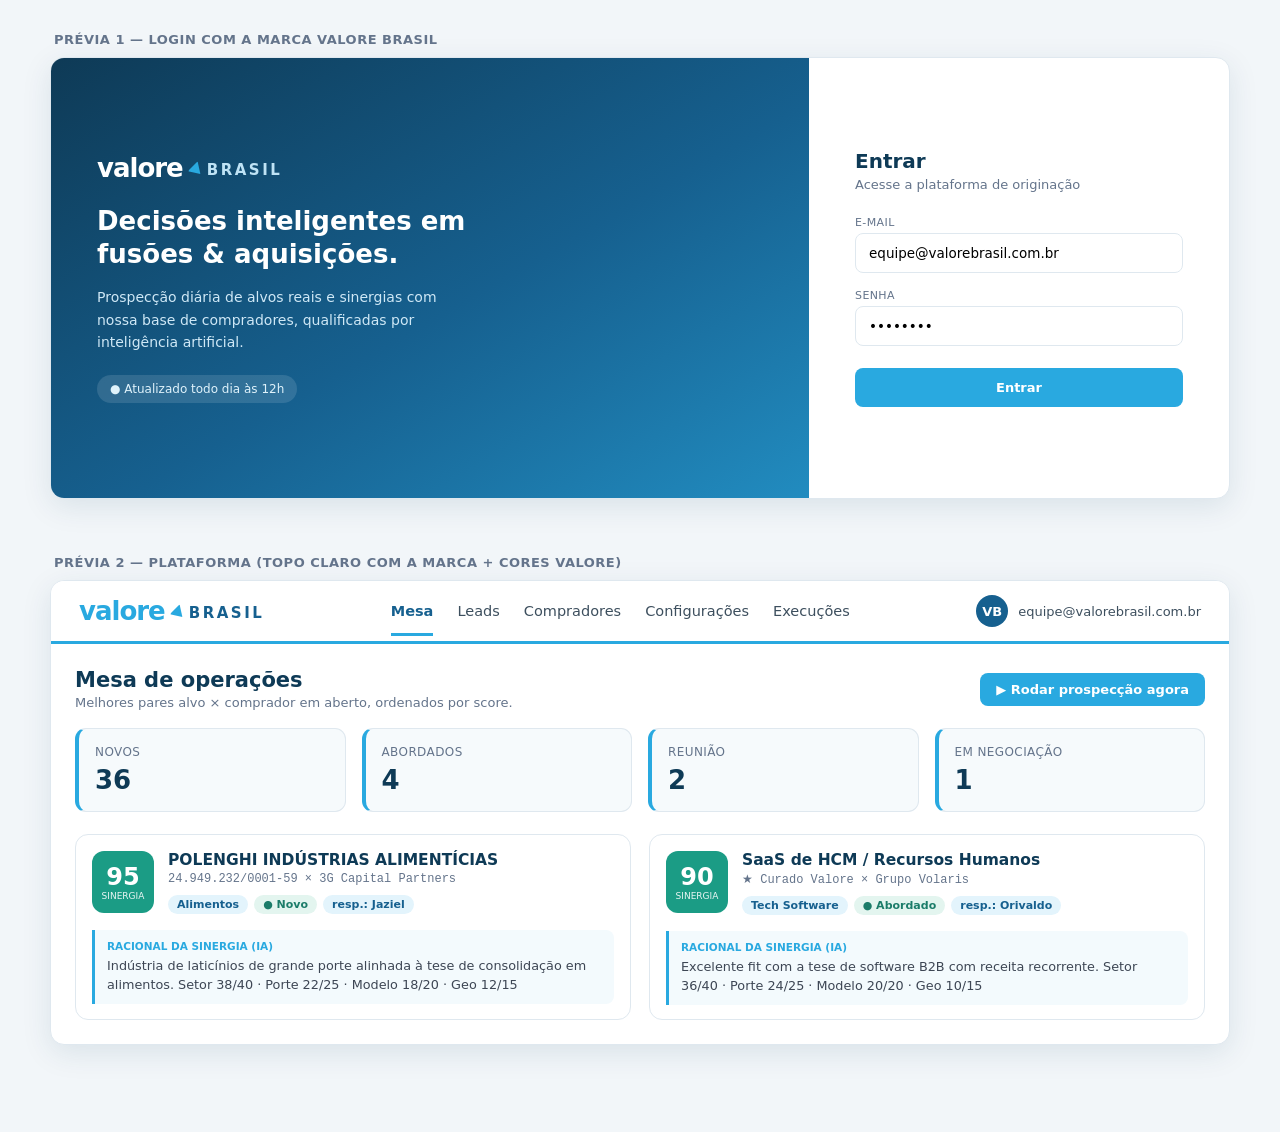
<file: mockups/valore-preview.html>
<!DOCTYPE html>
<html lang="pt-BR">
<head>
<meta charset="UTF-8">
<meta name="viewport" content="width=device-width, initial-scale=1.0">
<title>Prévia — Plataforma Valore Brasil</title>
<style>
  :root{
    /* Paleta Valore Brasil (extraída do logo) */
    --vb-ciano:#29A9E0;        /* "valore" */
    --vb-azul:#16608F;         /* "BRASIL" */
    --vb-navy:#0E3A56;         /* fundos escuros */
    --accent:var(--vb-ciano);
    --bg:#f2f6f9; --card:#ffffff; --line:#dfe8ef; --txt:#1c2533; --muted:#64748b;
    --score-hi:#1b9c85; --score-mid:#d9a400; --score-lo:#b04646;
  }
  *{box-sizing:border-box;margin:0;padding:0;font-family:'Segoe UI',system-ui,Arial,sans-serif}
  body{background:var(--bg);color:var(--txt);padding:32px}
  .screen{max-width:1180px;margin:0 auto 56px;background:var(--card);border-radius:14px;
          box-shadow:0 8px 30px rgba(14,58,86,.10);overflow:hidden;border:1px solid var(--line)}
  .screen-label{font-size:13px;font-weight:700;letter-spacing:.5px;color:var(--muted);
                text-transform:uppercase;max-width:1180px;margin:0 auto 10px;padding-left:4px}

  /* ---- Logo Valore (recriação CSS) ---- */
  .vb-logo{display:flex;align-items:baseline;gap:8px;text-decoration:none}
  .vb-logo .v{font-size:26px;font-weight:800;color:var(--vb-ciano);letter-spacing:-1px;text-transform:lowercase}
  .vb-logo .b{display:flex;align-items:center;gap:5px}
  .vb-logo .tri{width:0;height:0;border-top:7px solid transparent;border-bottom:7px solid transparent;
                border-left:11px solid var(--vb-ciano);border-radius:2px;transform:rotate(45deg)}
  .vb-logo .brasil{font-size:15px;font-weight:700;color:var(--vb-azul);letter-spacing:2.5px}
  .vb-logo.clara .v{color:#fff}
  .vb-logo.clara .brasil{color:#bfe3f5}

  /* ---- Top bar (clara, como o site da Valore) ---- */
  .topbar{display:flex;align-items:center;justify-content:space-between;
          background:#fff;border-bottom:3px solid var(--vb-ciano);padding:14px 28px}
  .nav{display:flex;gap:24px;font-size:14.5px}
  .nav a{color:#3d4f5e;text-decoration:none;font-weight:500}
  .nav a.active{color:var(--vb-azul);font-weight:700;border-bottom:3px solid var(--vb-ciano);padding-bottom:14px;margin-bottom:-17px}
  .userbox{display:flex;align-items:center;gap:10px;font-size:13px;color:#3d4f5e}
  .avatar{width:32px;height:32px;border-radius:50%;background:var(--vb-azul);display:flex;
          align-items:center;justify-content:center;color:#fff;font-weight:700;font-size:13px}

  .body{padding:24px}
  .pagehead{display:flex;align-items:center;justify-content:space-between;margin-bottom:18px}
  .pagehead h1{font-size:21px;color:var(--vb-navy)}
  .pagehead .sub{color:var(--muted);font-size:13px;margin-top:3px}
  .kpis{display:grid;grid-template-columns:repeat(4,1fr);gap:16px;margin-bottom:22px}
  .kpi{background:#f6fafc;border:1px solid var(--line);border-left:4px solid var(--vb-ciano);border-radius:11px;padding:16px}
  .kpi .label{font-size:12px;color:var(--muted);text-transform:uppercase;letter-spacing:.4px}
  .kpi .value{font-size:26px;font-weight:700;margin-top:6px;color:var(--vb-navy)}
  .kpi .value small{font-size:13px;color:var(--muted);font-weight:500}
  .btn{padding:9px 16px;border:none;border-radius:8px;font-size:13px;font-weight:600;cursor:pointer}
  .btn.primary{background:var(--vb-ciano);color:#fff}
  .btn.escuro{background:var(--vb-azul);color:#fff}
  .btn.ghost{background:#fff;border:1px solid var(--line);color:var(--vb-azul)}

  /* cards de lead */
  .cards{display:grid;grid-template-columns:repeat(2,1fr);gap:18px}
  .lead{border:1px solid var(--line);border-radius:13px;overflow:hidden;background:#fff}
  .lead-top{display:flex;gap:14px;padding:16px}
  .scorebox{flex-shrink:0;width:62px;height:62px;border-radius:12px;color:#fff;display:flex;
            flex-direction:column;align-items:center;justify-content:center;background:var(--score-hi)}
  .scorebox .n{font-size:24px;font-weight:800}
  .scorebox .l{font-size:9px;text-transform:uppercase;opacity:.9}
  .razao{font-weight:700;font-size:15.5px;color:var(--vb-navy)}
  .cnpj{color:var(--muted);font-size:12px;font-family:Consolas,monospace;margin-top:3px}
  .tags{display:flex;gap:6px;flex-wrap:wrap;margin-top:9px}
  .tag{font-size:11px;font-weight:600;padding:3px 9px;border-radius:20px;background:#e3f4fc;color:var(--vb-azul)}
  .tag.ativa{background:#e3f5ef;color:#1b7c69}
  .racional{margin:0 16px 14px;background:#f3fafd;border-left:3px solid var(--vb-ciano);
            border-radius:0 8px 8px 0;padding:10px 12px}
  .racional .h{font-size:10.5px;color:var(--vb-ciano);text-transform:uppercase;font-weight:700;margin-bottom:4px}
  .racional p{font-size:12.8px;color:#3d4654;line-height:1.5}

  /* login */
  .login-wrap{display:flex;min-height:440px}
  .login-side{flex:1;background:linear-gradient(150deg,var(--vb-navy) 0%,var(--vb-azul) 55%,var(--vb-ciano) 130%);
              color:#fff;padding:46px;display:flex;flex-direction:column;justify-content:center}
  .login-side h2{font-size:26px;line-height:1.3;margin:22px 0 14px}
  .login-side p{color:#cfe8f6;font-size:14px;line-height:1.6;max-width:340px}
  .login-side .pill{display:inline-block;margin-top:22px;background:rgba(255,255,255,.12);
                    padding:7px 13px;border-radius:20px;font-size:12px;color:#dff2fb;width:fit-content}
  .login-form{flex:1;padding:46px;display:flex;flex-direction:column;justify-content:center;max-width:420px}
  .login-form h3{font-size:20px;margin-bottom:4px;color:var(--vb-navy)}
  .login-form .sub{color:var(--muted);font-size:13px;margin-bottom:24px}
  .field{display:flex;flex-direction:column;gap:4px;margin-bottom:16px}
  .field label{font-size:11px;color:var(--muted);text-transform:uppercase;letter-spacing:.4px}
  input{padding:11px 13px;border:1px solid var(--line);border-radius:8px;font-size:13.5px;width:100%}
  .login-form .btn{width:100%;padding:12px;margin-top:6px}
</style>
</head>
<body>

<div class="screen-label">Prévia 1 — Login com a marca Valore Brasil</div>
<div class="screen">
  <div class="login-wrap">
    <div class="login-side">
      <div class="vb-logo clara">
        <span class="v">valore</span>
        <span class="b"><span class="tri"></span><span class="brasil">BRASIL</span></span>
      </div>
      <h2>Decisões inteligentes em<br>fusões &amp; aquisições.</h2>
      <p>Prospecção diária de alvos reais e sinergias com nossa base de compradores,
         qualificadas por inteligência artificial.</p>
      <span class="pill">● Atualizado todo dia às 12h</span>
    </div>
    <div class="login-form">
      <h3>Entrar</h3>
      <div class="sub">Acesse a plataforma de originação</div>
      <div class="field"><label>E-mail</label><input type="text" value="equipe@valorebrasil.com.br"></div>
      <div class="field"><label>Senha</label><input type="password" value="••••••••"></div>
      <button class="btn primary">Entrar</button>
    </div>
  </div>
</div>

<div class="screen-label">Prévia 2 — Plataforma (topo claro com a marca + cores Valore)</div>
<div class="screen">
  <div class="topbar">
    <a class="vb-logo">
      <span class="v">valore</span>
      <span class="b"><span class="tri"></span><span class="brasil">BRASIL</span></span>
    </a>
    <nav class="nav">
      <a class="active">Mesa</a>
      <a>Leads</a>
      <a>Compradores</a>
      <a>Configurações</a>
      <a>Execuções</a>
    </nav>
    <div class="userbox"><span class="avatar">VB</span> equipe@valorebrasil.com.br</div>
  </div>
  <div class="body">
    <div class="pagehead">
      <div>
        <h1>Mesa de operações</h1>
        <div class="sub">Melhores pares alvo × comprador em aberto, ordenados por score.</div>
      </div>
      <button class="btn primary">▶ Rodar prospecção agora</button>
    </div>
    <div class="kpis">
      <div class="kpi"><div class="label">Novos</div><div class="value">36</div></div>
      <div class="kpi"><div class="label">Abordados</div><div class="value">4</div></div>
      <div class="kpi"><div class="label">Reunião</div><div class="value">2</div></div>
      <div class="kpi"><div class="label">Em negociação</div><div class="value">1</div></div>
    </div>
    <div class="cards">
      <div class="lead">
        <div class="lead-top">
          <div class="scorebox"><span class="n">95</span><span class="l">sinergia</span></div>
          <div>
            <div class="razao">POLENGHI INDÚSTRIAS ALIMENTÍCIAS</div>
            <div class="cnpj">24.949.232/0001-59 × 3G Capital Partners</div>
            <div class="tags"><span class="tag">Alimentos</span><span class="tag ativa">● Novo</span><span class="tag">resp.: Jaziel</span></div>
          </div>
        </div>
        <div class="racional">
          <div class="h">Racional da sinergia (IA)</div>
          <p>Indústria de laticínios de grande porte alinhada à tese de consolidação em alimentos. Setor 38/40 · Porte 22/25 · Modelo 18/20 · Geo 12/15</p>
        </div>
      </div>
      <div class="lead">
        <div class="lead-top">
          <div class="scorebox" style="background:var(--score-hi)"><span class="n">90</span><span class="l">sinergia</span></div>
          <div>
            <div class="razao">SaaS de HCM / Recursos Humanos</div>
            <div class="cnpj">★ Curado Valore × Grupo Volaris</div>
            <div class="tags"><span class="tag">Tech Software</span><span class="tag ativa">● Abordado</span><span class="tag">resp.: Orivaldo</span></div>
          </div>
        </div>
        <div class="racional">
          <div class="h">Racional da sinergia (IA)</div>
          <p>Excelente fit com a tese de software B2B com receita recorrente. Setor 36/40 · Porte 24/25 · Modelo 20/20 · Geo 10/15</p>
        </div>
      </div>
    </div>
  </div>
</div>

</body>
</html>
</file>
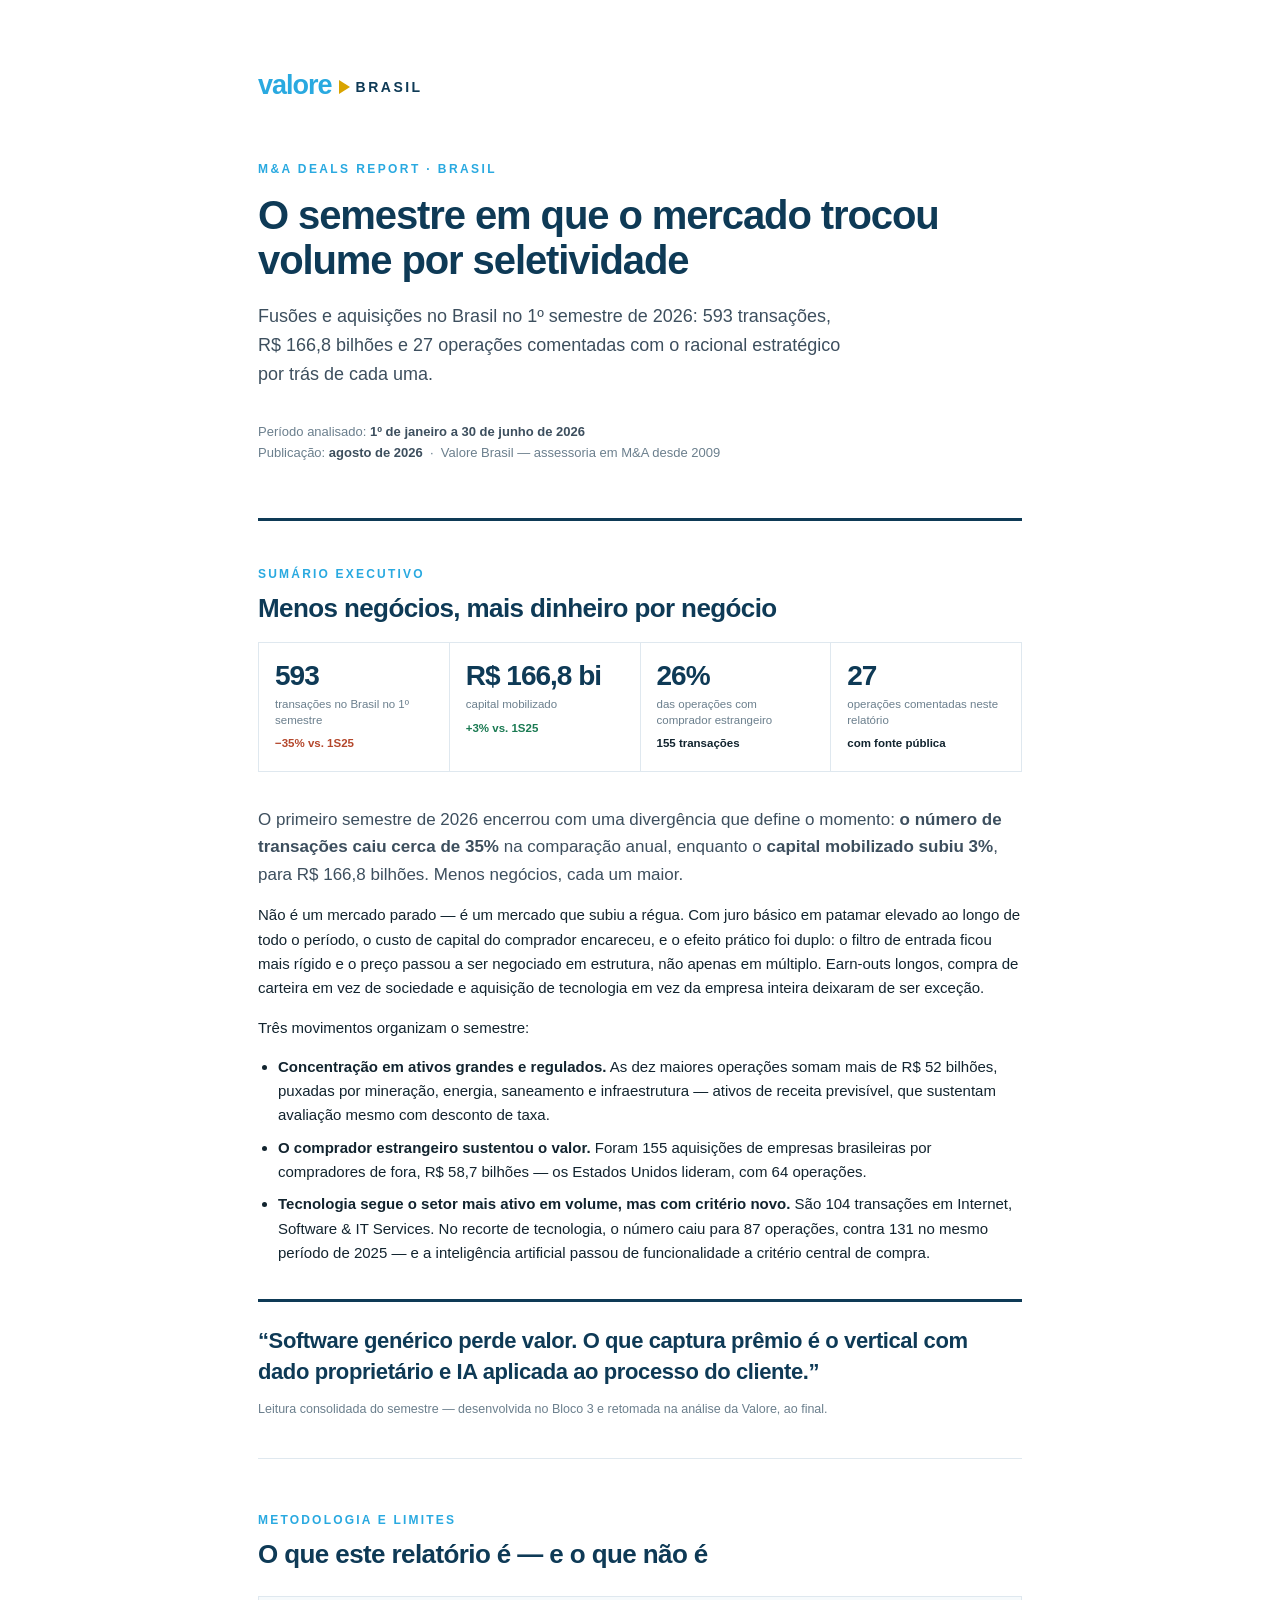
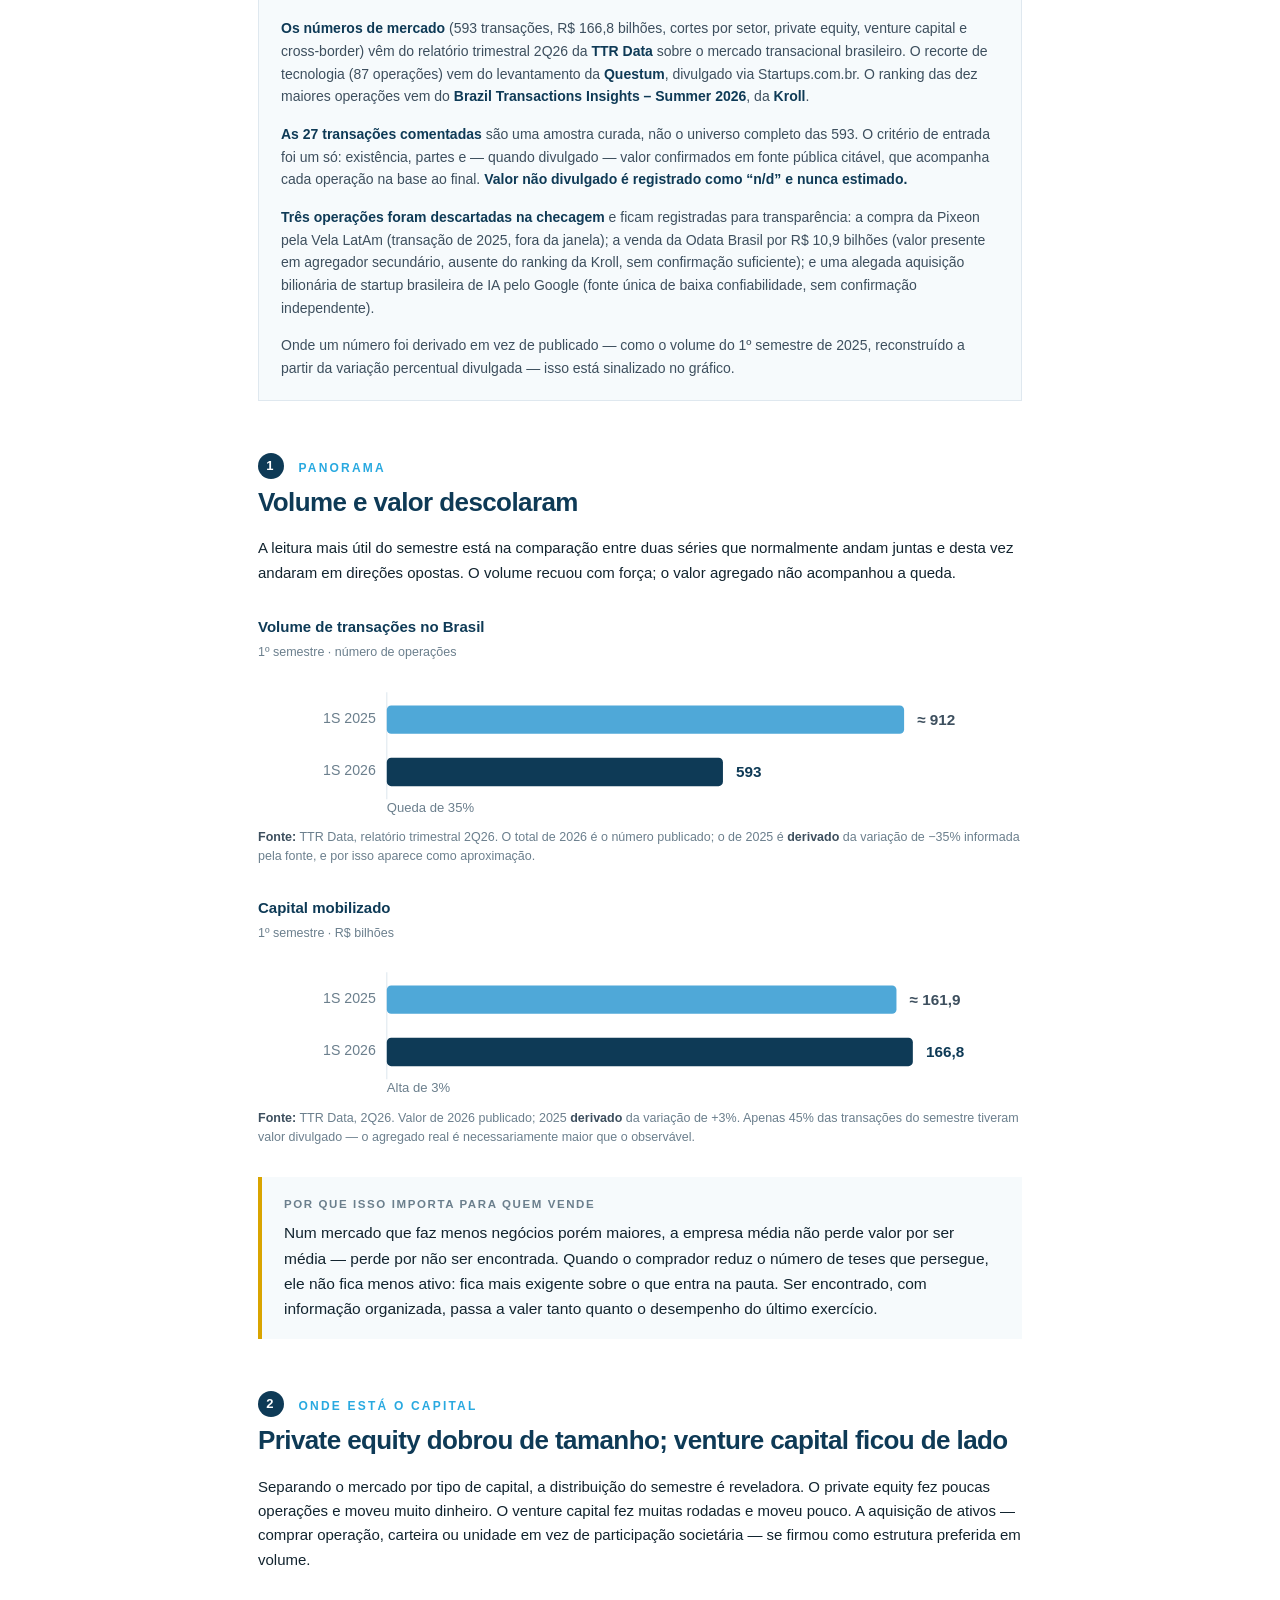
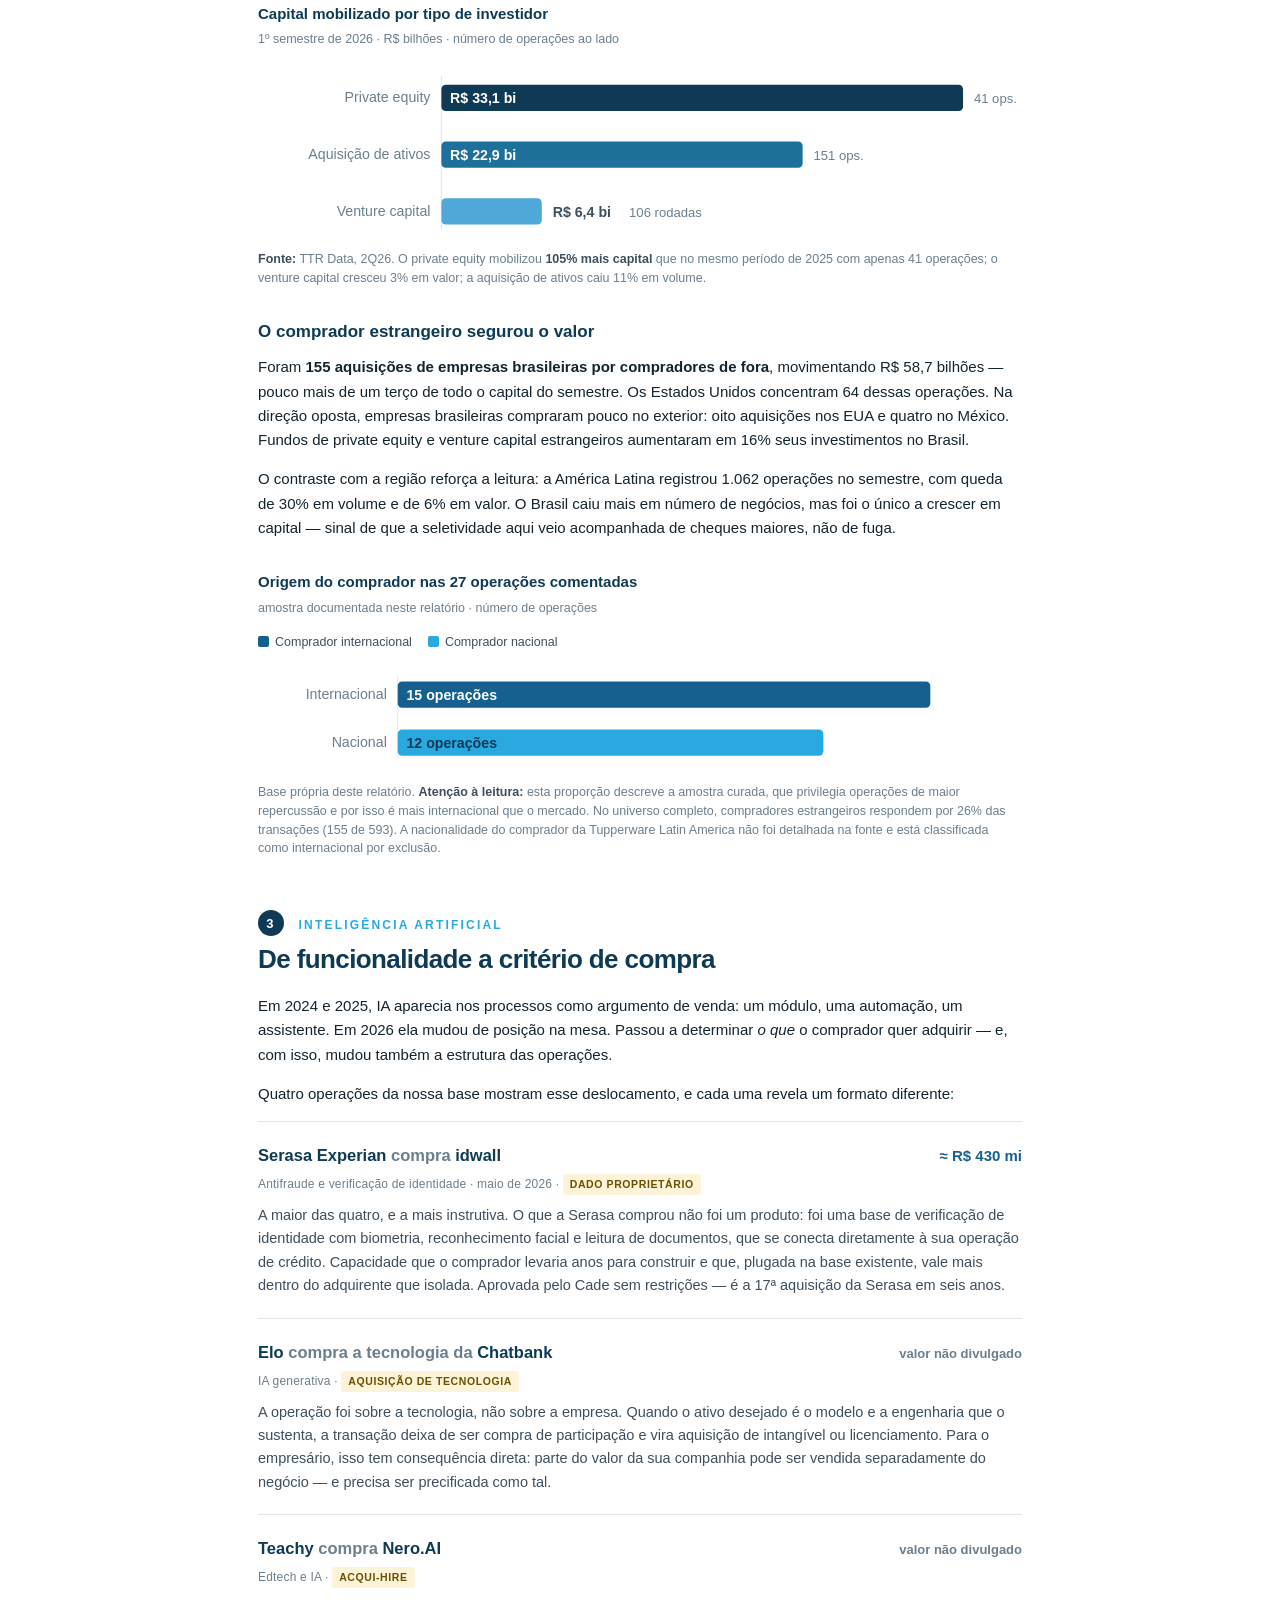
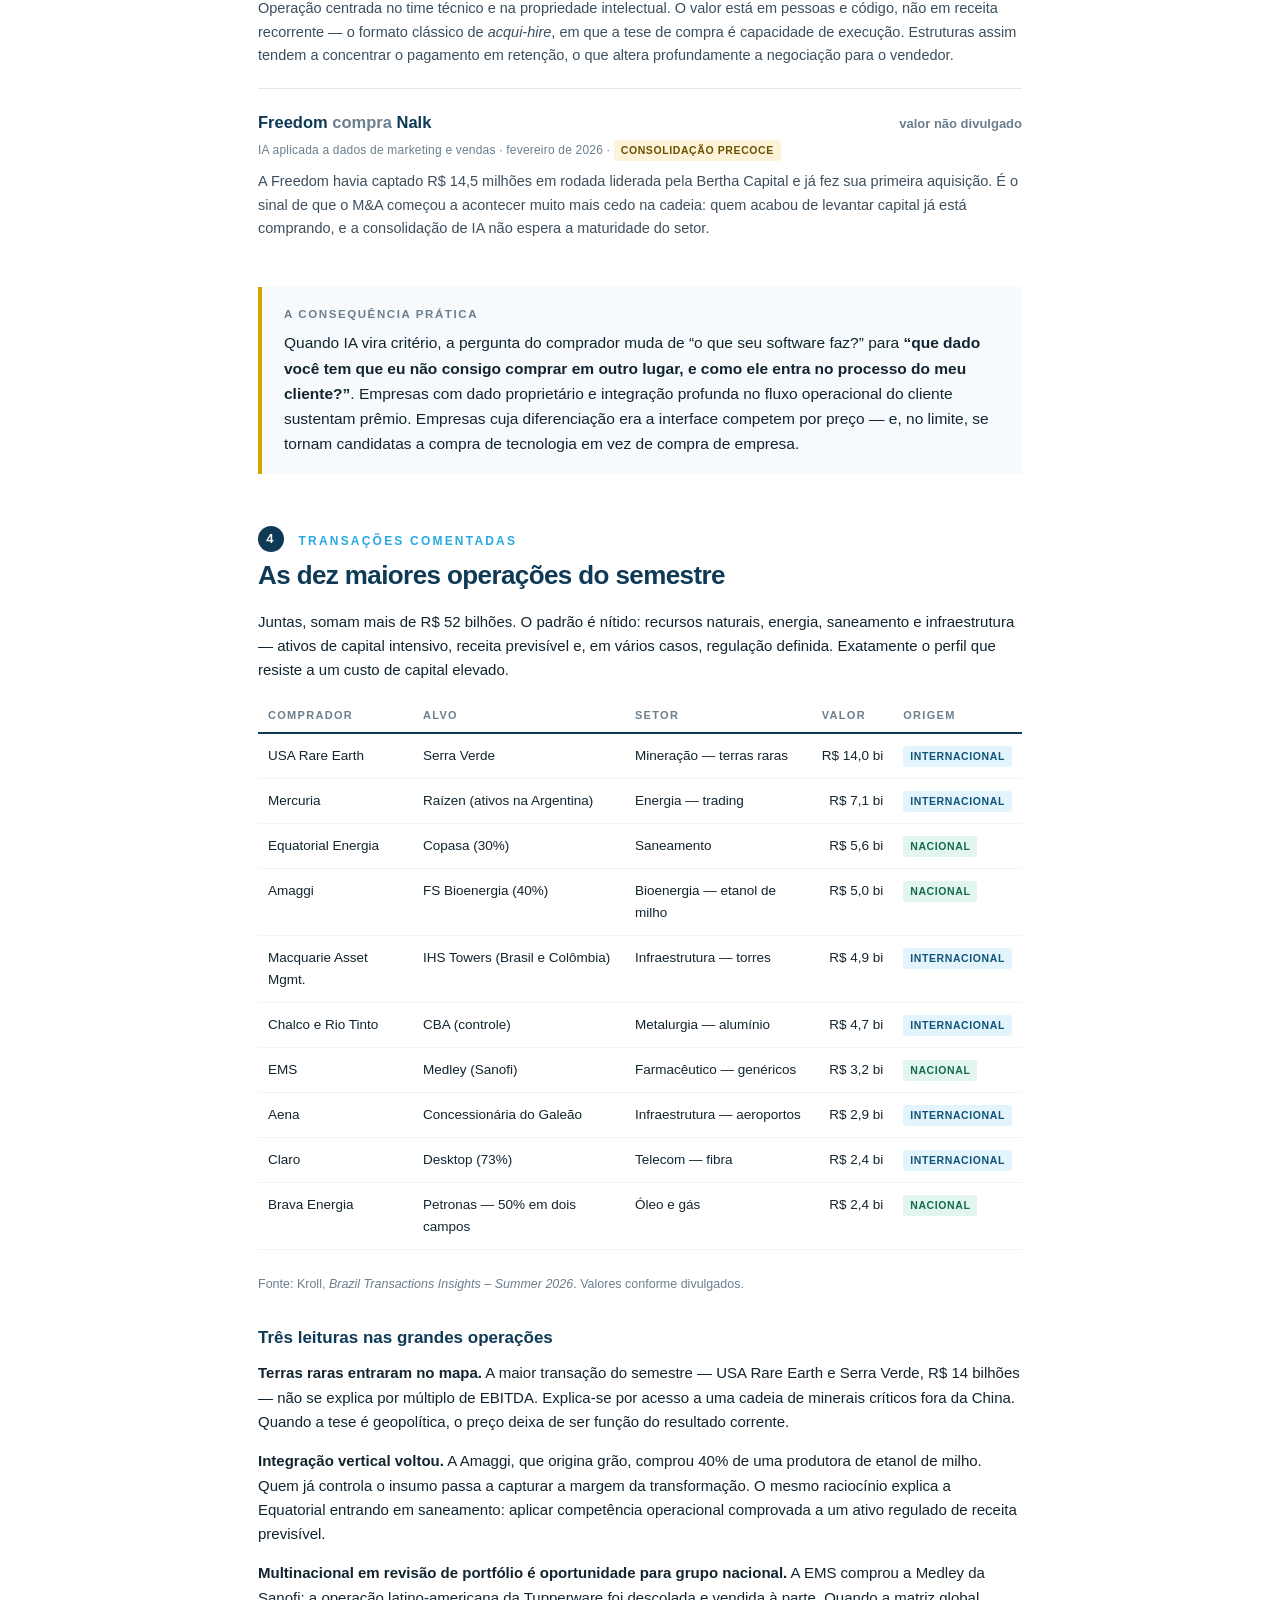
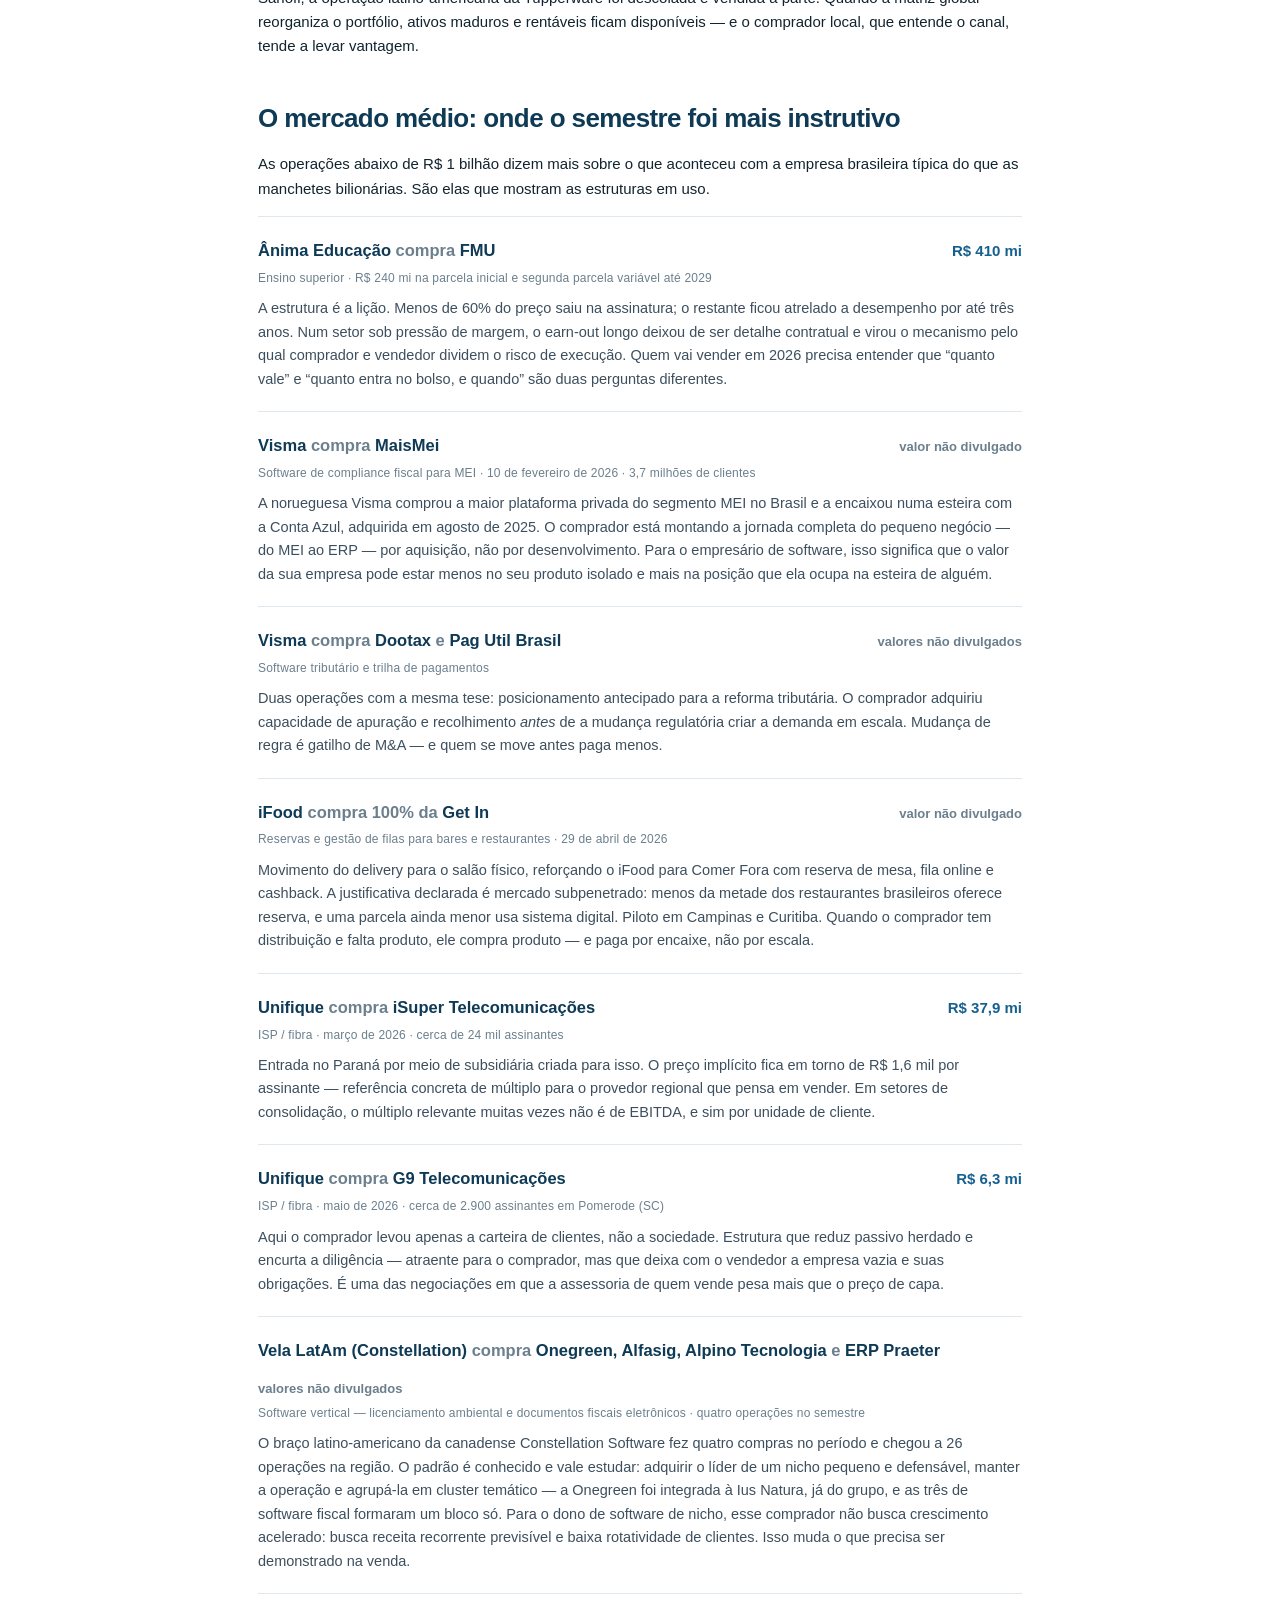
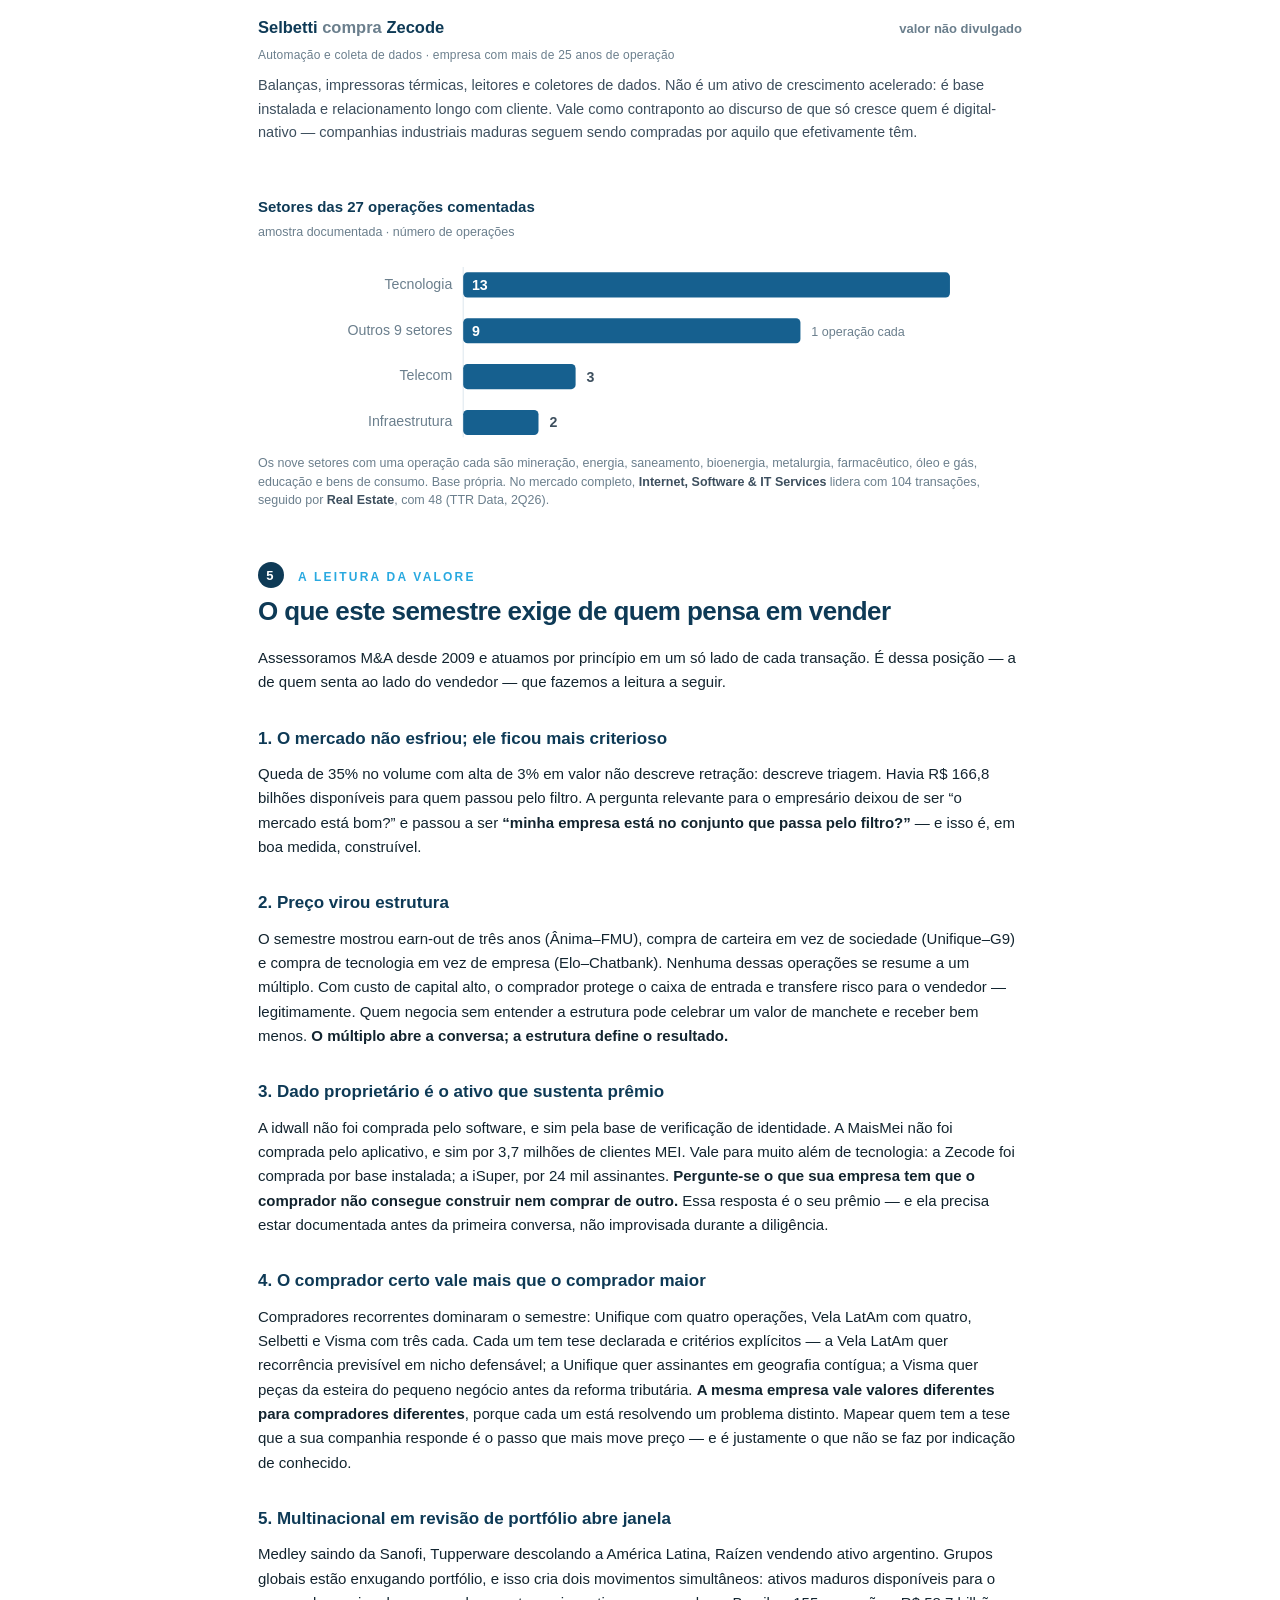
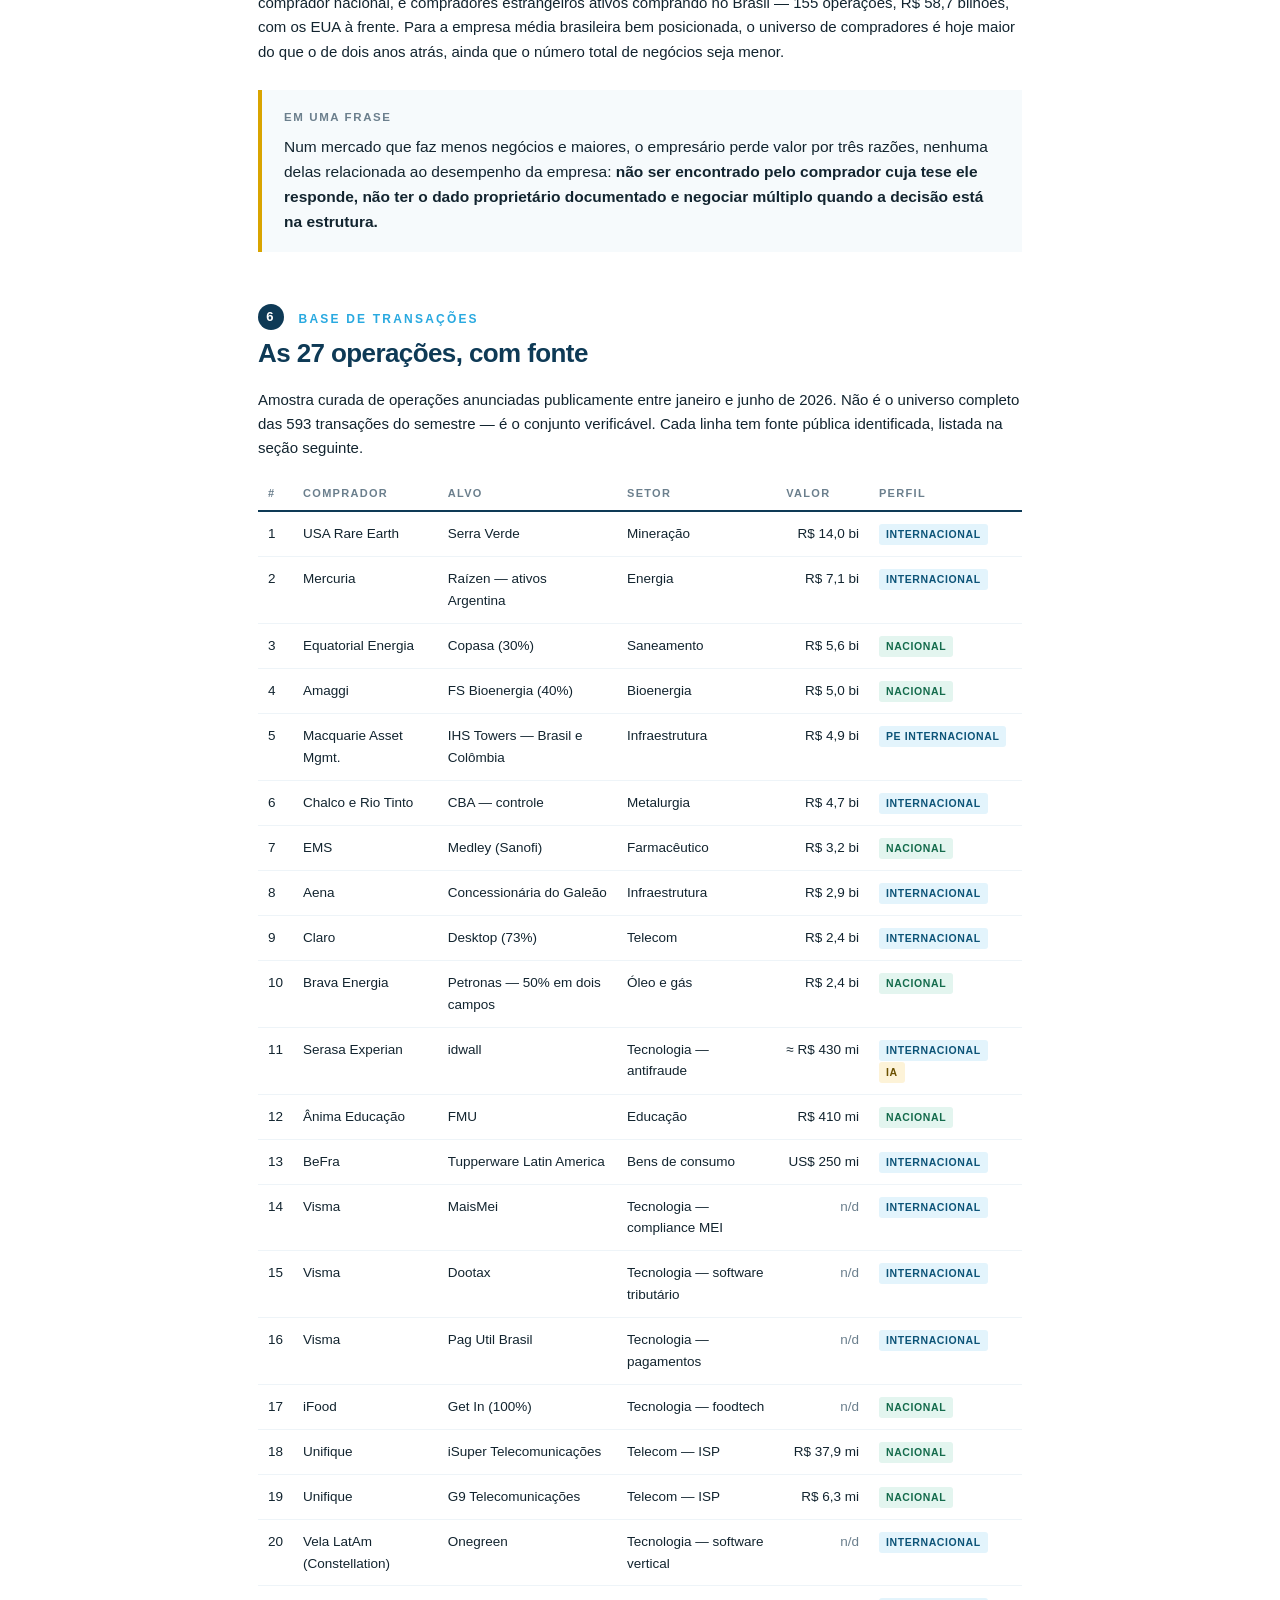
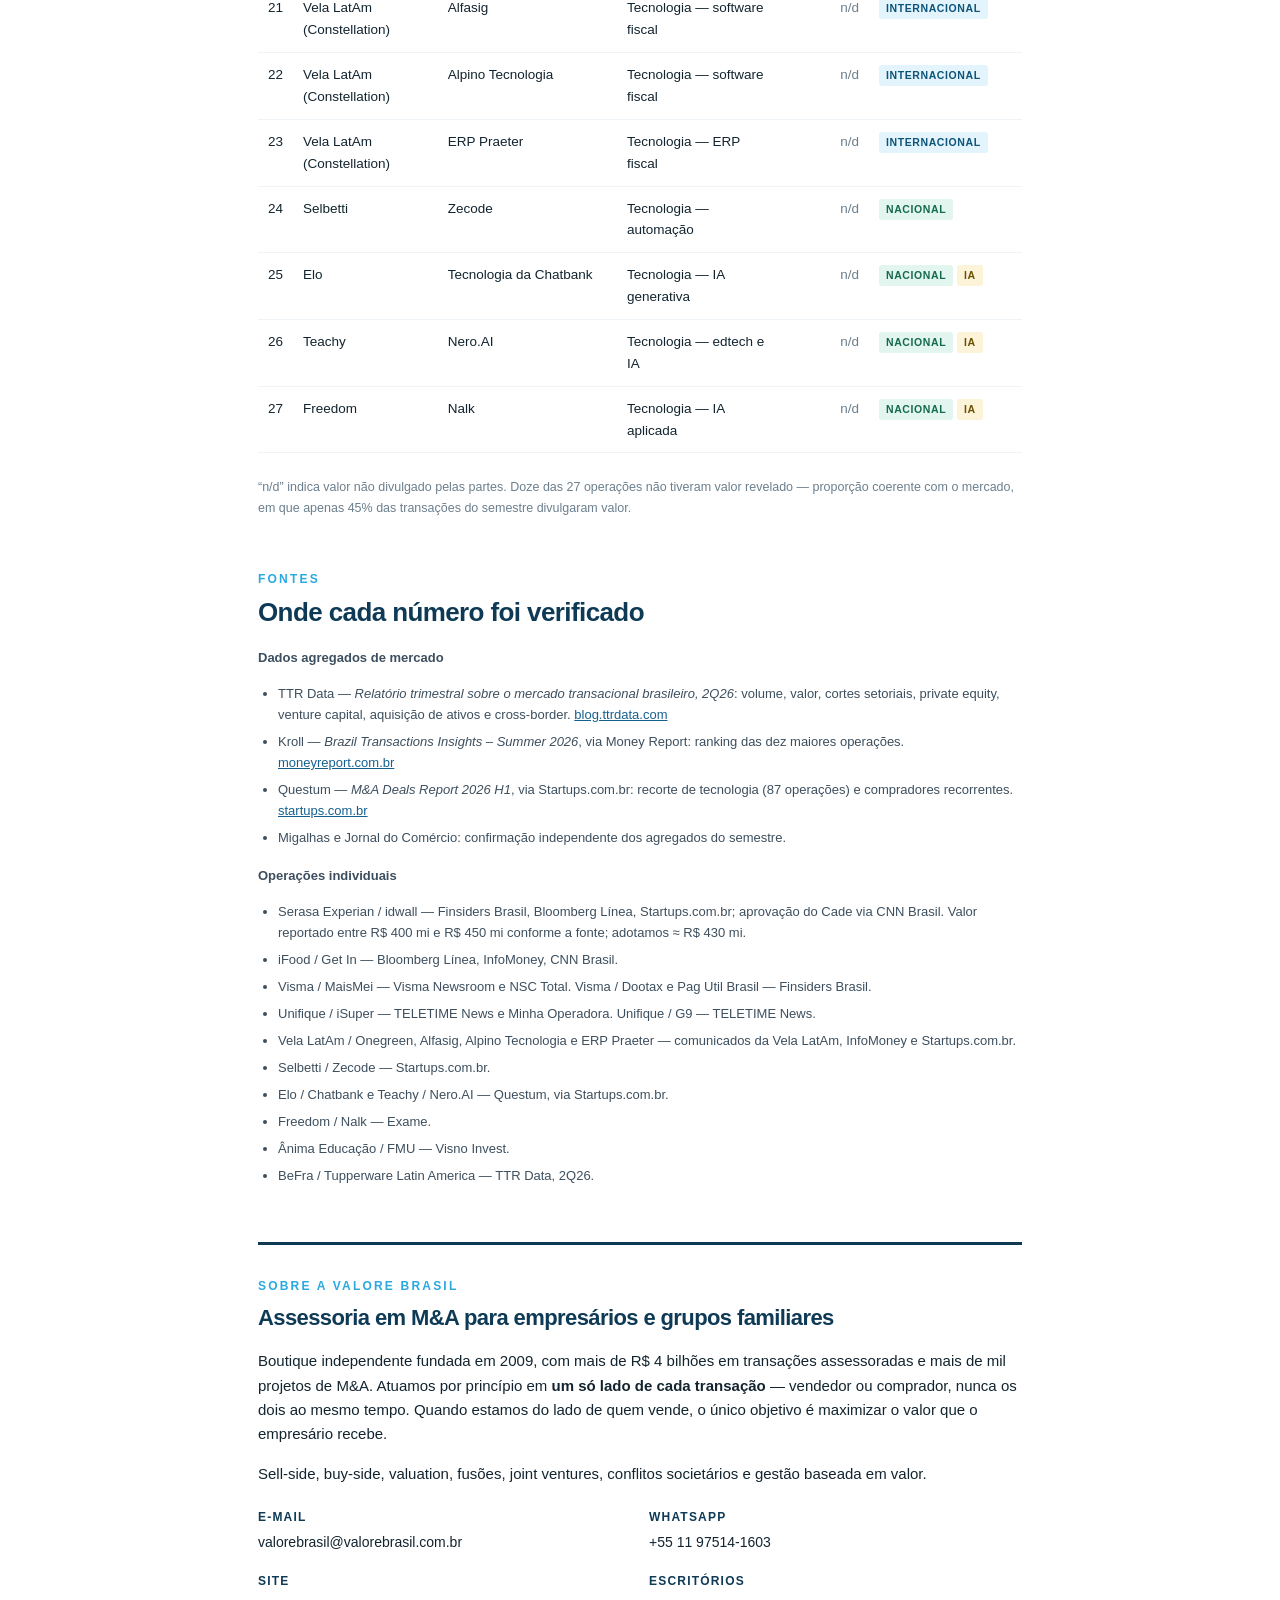
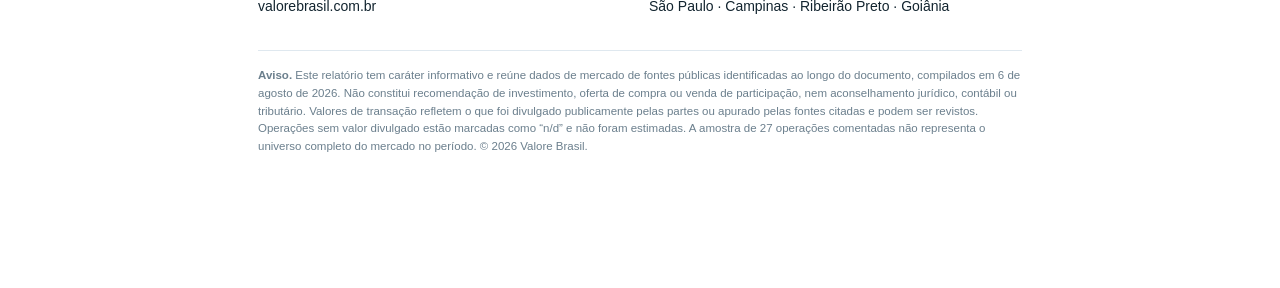
<file: relatorio-ma-2026-h1/relatorio.html>
<!DOCTYPE html>
<html lang="pt-BR">
<head>
<meta charset="utf-8">
<meta name="viewport" content="width=device-width, initial-scale=1">
<title>M&amp;A Deals Report Brasil — 1º semestre de 2026 | Valore Brasil</title>
<meta name="description" content="Panorama das fusões e aquisições no Brasil no primeiro semestre de 2026: 593 transações, R$ 166,8 bilhões e 27 operações comentadas com racional estratégico.">
<style>
  :root{
    --ciano:#29A9E0; --azul:#16608F; --navy:#0E3A56; --ouro:#D9A400;
    --tinta:#12242f; --tinta2:#3d4f5e; --tinta3:#6b7f8d;
    --linha:#dfe8ef; --linha2:#eef4f8; --fundo:#ffffff; --caixa:#f6fafc;
    /* rampa ordinal validada */
    --r1:#4FA8D8; --r2:#1C7099; --r3:#0E3A56;
  }
  *{box-sizing:border-box}
  html{-webkit-text-size-adjust:100%}
  body{
    margin:0; background:var(--fundo); color:var(--tinta);
    font-family:"Segoe UI",-apple-system,BlinkMacSystemFont,Roboto,Helvetica,Arial,sans-serif;
    font-size:15px; line-height:1.62; font-feature-settings:"kern" 1;
  }
  .doc{max-width:820px;margin:0 auto;padding:0 28px 80px}

  /* ─── capa ─────────────────────────────────────────────── */
  .capa{padding:64px 0 40px;border-bottom:3px solid var(--navy);margin-bottom:44px}
  .logo{display:flex;align-items:baseline;gap:7px;margin-bottom:52px}
  .logo .v{font-size:27px;font-weight:800;color:var(--ciano);letter-spacing:-1px}
  .logo .b{display:flex;align-items:center;gap:6px}
  .logo .tri{width:0;height:0;border-top:7px solid transparent;border-bottom:7px solid transparent;border-left:11px solid var(--ouro)}
  .logo .bt{font-size:14px;font-weight:700;color:var(--navy);letter-spacing:2.5px;text-transform:uppercase}
  .kicker{font-size:12px;font-weight:700;letter-spacing:2.4px;text-transform:uppercase;color:var(--ciano);margin-bottom:14px}
  .capa h1{font-size:40px;line-height:1.13;margin:0 0 18px;font-weight:800;letter-spacing:-1.1px;color:var(--navy)}
  .capa .sub{font-size:18px;color:var(--tinta2);margin:0 0 32px;max-width:60ch}
  .capa .meta{font-size:13px;color:var(--tinta3)}
  .capa .meta strong{color:var(--tinta2)}

  /* ─── tipografia ───────────────────────────────────────── */
  h2{font-size:12px;font-weight:700;letter-spacing:2.2px;text-transform:uppercase;color:var(--ciano);margin:0 0 8px}
  h3{font-size:26px;line-height:1.22;font-weight:800;letter-spacing:-0.6px;color:var(--navy);margin:0 0 18px}
  h4{font-size:17px;font-weight:700;color:var(--navy);margin:30px 0 10px}
  p{margin:0 0 15px}
  a{color:var(--azul)}
  section{margin-bottom:52px}
  .lead{font-size:17px;color:var(--tinta2)}
  ul{margin:0 0 16px;padding-left:20px}
  li{margin-bottom:8px}
  .bloco-num{display:inline-flex;align-items:center;justify-content:center;width:26px;height:26px;border-radius:50%;background:var(--navy);color:#fff;font-size:13px;font-weight:700;margin-right:9px;vertical-align:2px}

  /* ─── destaques ────────────────────────────────────────── */
  .kpis{display:grid;grid-template-columns:repeat(4,1fr);gap:1px;background:var(--linha);border:1px solid var(--linha);margin:0 0 34px}
  .kpi{background:var(--fundo);padding:18px 16px}
  .kpi .n{font-size:28px;font-weight:800;color:var(--navy);letter-spacing:-1px;line-height:1.1;display:block}
  .kpi .l{font-size:11.5px;color:var(--tinta3);line-height:1.35;margin-top:5px;display:block}
  .kpi .d{font-size:11.5px;font-weight:700;margin-top:6px;display:block}
  .kpi .d.neg{color:#b4472c} .kpi .d.pos{color:#1a7a52}

  .callout{border-left:4px solid var(--ouro);background:var(--caixa);padding:18px 22px;margin:26px 0;font-size:15.5px}
  .callout p:last-child{margin-bottom:0}
  .callout .t{font-size:11.5px;font-weight:700;letter-spacing:1.6px;text-transform:uppercase;color:var(--tinta3);margin-bottom:7px}
  .metodo{border:1px solid var(--linha);background:var(--caixa);padding:20px 22px;margin:26px 0;font-size:14px;color:var(--tinta2)}
  .metodo p:last-child{margin-bottom:0}
  .metodo strong{color:var(--navy)}

  .tese{border-top:3px solid var(--navy);border-bottom:1px solid var(--linha);padding:24px 0;margin:34px 0}
  .tese q{display:block;font-size:22px;line-height:1.38;font-weight:700;color:var(--navy);letter-spacing:-0.4px;quotes:"“" "”"}
  .tese .quem{font-size:12.5px;color:var(--tinta3);margin-top:12px}

  /* ─── figuras / gráficos ───────────────────────────────── */
  figure{margin:30px 0;padding:0}
  figcaption{font-size:12.5px;color:var(--tinta3);margin-top:10px;line-height:1.5}
  figcaption b{color:var(--tinta2);font-weight:600}
  .fig-t{font-size:15px;font-weight:700;color:var(--navy);margin-bottom:3px}
  .fig-s{font-size:12.5px;color:var(--tinta3);margin-bottom:14px}
  svg{display:block;max-width:100%;height:auto;overflow:visible}
  .legend{display:flex;flex-wrap:wrap;gap:16px;margin:0 0 12px;font-size:12.5px;color:var(--tinta2)}
  .legend span{display:inline-flex;align-items:center;gap:6px}
  .sw{width:11px;height:11px;border-radius:2px;display:inline-block}

  /* ─── tabelas ──────────────────────────────────────────── */
  .tw{overflow-x:auto;margin:24px 0}
  table{border-collapse:collapse;width:100%;font-size:13.5px;min-width:560px}
  th{text-align:left;font-size:11px;letter-spacing:1.3px;text-transform:uppercase;color:var(--tinta3);
     border-bottom:2px solid var(--navy);padding:0 10px 8px;font-weight:700;white-space:nowrap}
  td{padding:11px 10px;border-bottom:1px solid var(--linha2);vertical-align:top}
  tbody tr:hover{background:var(--caixa)}
  td.n{text-align:right;white-space:nowrap;font-variant-numeric:tabular-nums}
  .nd{color:var(--tinta3)}
  .tag{display:inline-block;font-size:10.5px;font-weight:700;letter-spacing:.6px;text-transform:uppercase;
       padding:2px 7px;border-radius:3px;white-space:nowrap}
  .tag.int{background:#e3f4fc;color:#0d5478}
  .tag.nac{background:#e3f5ef;color:#146b4c}
  .tag.ia{background:#fdf3d8;color:#6b5000}

  /* ─── deal comentado ───────────────────────────────────── */
  .deal{border-top:1px solid var(--linha);padding:20px 0}
  .deal:last-child{border-bottom:1px solid var(--linha)}
  .deal .h{display:flex;justify-content:space-between;align-items:baseline;gap:14px;flex-wrap:wrap;margin-bottom:5px}
  .deal .nome{font-size:16.5px;font-weight:700;color:var(--navy)}
  .deal .nome em{font-style:normal;color:var(--tinta3);font-weight:600}
  .deal .val{font-size:15px;font-weight:800;color:var(--azul);white-space:nowrap;font-variant-numeric:tabular-nums}
  .deal .val.nd{color:var(--tinta3);font-weight:600;font-size:13px}
  .deal .setor{font-size:12px;color:var(--tinta3);margin-bottom:9px;letter-spacing:.2px}
  .deal .rac{font-size:14.5px;color:var(--tinta2);margin:0}
  .deal .fonte{font-size:11.5px;color:var(--tinta3);margin-top:8px}

  .fontes{font-size:13px;color:var(--tinta2)}
  .fontes li{margin-bottom:6px}

  /* ─── rodapé / CTA ─────────────────────────────────────── */
  .cta{border-top:3px solid var(--navy);margin-top:56px;padding-top:32px}
  .cta h3{font-size:22px}
  .cta .canais{display:grid;grid-template-columns:repeat(2,1fr);gap:18px;margin-top:22px;font-size:14px}
  .cta .canais div strong{display:block;color:var(--navy);font-size:12px;letter-spacing:1.2px;text-transform:uppercase;margin-bottom:4px}
  .disc{font-size:11.5px;color:var(--tinta3);line-height:1.55;border-top:1px solid var(--linha);margin-top:32px;padding-top:16px}

  @media (max-width:680px){
    .doc{padding:0 18px 60px}
    .capa h1{font-size:30px}
    .kpis{grid-template-columns:repeat(2,1fr)}
    .cta .canais{grid-template-columns:1fr}
    .tese q{font-size:19px}
  }

  /* ─── impressão / PDF ──────────────────────────────────── */
  @page{size:A4;margin:16mm 14mm}
  @media print{
    body{font-size:10.5pt}
    .doc{max-width:none;padding:0}
    .capa{padding-top:0;page-break-after:always;border-bottom:none}
    .capa h1{font-size:30pt}
    section{page-break-inside:avoid}
    .deal,figure,table,.tese,.metodo,.callout{page-break-inside:avoid}
    h3{page-break-after:avoid}
    tbody tr:hover{background:none}
    a{color:var(--navy);text-decoration:none}
    .no-print{display:none}
  }
</style>
</head>
<body>
<div class="doc">

<!-- ══════════════════ CAPA ══════════════════ -->
<header class="capa">
  <div class="logo">
    <span class="v">valore</span>
    <span class="b"><span class="tri"></span><span class="bt">Brasil</span></span>
  </div>
  <div class="kicker">M&amp;A Deals Report · Brasil</div>
  <h1>O semestre em que o mercado trocou volume por seletividade</h1>
  <p class="sub">Fusões e aquisições no Brasil no 1º semestre de 2026: 593 transações, R$ 166,8 bilhões e 27 operações comentadas com o racional estratégico por trás de cada uma.</p>
  <p class="meta">
    Período analisado: <strong>1º de janeiro a 30 de junho de 2026</strong><br>
    Publicação: <strong>agosto de 2026</strong> &nbsp;·&nbsp; Valore Brasil — assessoria em M&amp;A desde 2009
  </p>
</header>

<!-- ══════════════════ SUMÁRIO EXECUTIVO ══════════════════ -->
<section>
  <h2>Sumário executivo</h2>
  <h3>Menos negócios, mais dinheiro por negócio</h3>

  <div class="kpis">
    <div class="kpi">
      <span class="n">593</span>
      <span class="l">transações no Brasil no 1º semestre</span>
      <span class="d neg">−35% vs. 1S25</span>
    </div>
    <div class="kpi">
      <span class="n">R$ 166,8 bi</span>
      <span class="l">capital mobilizado</span>
      <span class="d pos">+3% vs. 1S25</span>
    </div>
    <div class="kpi">
      <span class="n">26%</span>
      <span class="l">das operações com comprador estrangeiro</span>
      <span class="d">155 transações</span>
    </div>
    <div class="kpi">
      <span class="n">27</span>
      <span class="l">operações comentadas neste relatório</span>
      <span class="d">com fonte pública</span>
    </div>
  </div>

  <p class="lead">O primeiro semestre de 2026 encerrou com uma divergência que define o momento: <strong>o número de transações caiu cerca de 35%</strong> na comparação anual, enquanto o <strong>capital mobilizado subiu 3%</strong>, para R$ 166,8 bilhões. Menos negócios, cada um maior.</p>

  <p>Não é um mercado parado — é um mercado que subiu a régua. Com juro básico em patamar elevado ao longo de todo o período, o custo de capital do comprador encareceu, e o efeito prático foi duplo: o filtro de entrada ficou mais rígido e o preço passou a ser negociado em estrutura, não apenas em múltiplo. Earn-outs longos, compra de carteira em vez de sociedade e aquisição de tecnologia em vez da empresa inteira deixaram de ser exceção.</p>

  <p>Três movimentos organizam o semestre:</p>
  <ul>
    <li><strong>Concentração em ativos grandes e regulados.</strong> As dez maiores operações somam mais de R$ 52 bilhões, puxadas por mineração, energia, saneamento e infraestrutura — ativos de receita previsível, que sustentam avaliação mesmo com desconto de taxa.</li>
    <li><strong>O comprador estrangeiro sustentou o valor.</strong> Foram 155 aquisições de empresas brasileiras por compradores de fora, R$ 58,7 bilhões — os Estados Unidos lideram, com 64 operações.</li>
    <li><strong>Tecnologia segue o setor mais ativo em volume, mas com critério novo.</strong> São 104 transações em Internet, Software &amp; IT Services. No recorte de tecnologia, o número caiu para 87 operações, contra 131 no mesmo período de 2025 — e a inteligência artificial passou de funcionalidade a critério central de compra.</li>
  </ul>

  <div class="tese">
    <q>Software genérico perde valor. O que captura prêmio é o vertical com dado proprietário e IA aplicada ao processo do cliente.</q>
    <p class="quem">Leitura consolidada do semestre — desenvolvida no Bloco 3 e retomada na análise da Valore, ao final.</p>
  </div>
</section>

<!-- ══════════════════ METODOLOGIA ══════════════════ -->
<section>
  <h2>Metodologia e limites</h2>
  <h3>O que este relatório é — e o que não é</h3>

  <div class="metodo">
    <p><strong>Os números de mercado</strong> (593 transações, R$ 166,8 bilhões, cortes por setor, private equity, venture capital e cross-border) vêm do relatório trimestral 2Q26 da <strong>TTR Data</strong> sobre o mercado transacional brasileiro. O recorte de tecnologia (87 operações) vem do levantamento da <strong>Questum</strong>, divulgado via Startups.com.br. O ranking das dez maiores operações vem do <strong>Brazil Transactions Insights – Summer 2026</strong>, da <strong>Kroll</strong>.</p>
    <p><strong>As 27 transações comentadas</strong> são uma amostra curada, não o universo completo das 593. O critério de entrada foi um só: existência, partes e — quando divulgado — valor confirmados em fonte pública citável, que acompanha cada operação na base ao final. <strong>Valor não divulgado é registrado como “n/d” e nunca estimado.</strong></p>
    <p><strong>Três operações foram descartadas na checagem</strong> e ficam registradas para transparência: a compra da Pixeon pela Vela LatAm (transação de 2025, fora da janela); a venda da Odata Brasil por R$ 10,9 bilhões (valor presente em agregador secundário, ausente do ranking da Kroll, sem confirmação suficiente); e uma alegada aquisição bilionária de startup brasileira de IA pelo Google (fonte única de baixa confiabilidade, sem confirmação independente).</p>
    <p>Onde um número foi derivado em vez de publicado — como o volume do 1º semestre de 2025, reconstruído a partir da variação percentual divulgada — isso está sinalizado no gráfico.</p>
  </div>
</section>

<!-- ══════════════════ BLOCO 1 ══════════════════ -->
<section>
  <h2><span class="bloco-num">1</span> Panorama</h2>
  <h3>Volume e valor descolaram</h3>

  <p>A leitura mais útil do semestre está na comparação entre duas séries que normalmente andam juntas e desta vez andaram em direções opostas. O volume recuou com força; o valor agregado não acompanhou a queda.</p>

  <figure>
    <div class="fig-t">Volume de transações no Brasil</div>
    <div class="fig-s">1º semestre · número de operações</div>
    <svg viewBox="0 0 700 130" role="img" aria-label="Volume de transações: cerca de 912 no primeiro semestre de 2025 e 593 no primeiro semestre de 2026.">
      <line x1="118" y1="14" x2="118" y2="112" stroke="#dfe8ef" stroke-width="1"/>
      <!-- 1S25 ≈ 912 → 474px -->
      <text x="108" y="42" text-anchor="end" font-size="13" fill="#6b7f8d">1S 2025</text>
      <rect x="118" y="26" width="474" height="26" rx="4" fill="#4FA8D8"/>
      <text x="604" y="44" font-size="14" font-weight="700" fill="#3d4f5e">≈ 912</text>
      <!-- 1S26 = 593 → 308px -->
      <text x="108" y="90" text-anchor="end" font-size="13" fill="#6b7f8d">1S 2026</text>
      <rect x="118" y="74" width="308" height="26" rx="4" fill="#0E3A56"/>
      <text x="438" y="92" font-size="14" font-weight="700" fill="#0E3A56">593</text>
      <text x="118" y="124" font-size="12" fill="#6b7f8d">Queda de 35%</text>
    </svg>
    <figcaption><b>Fonte:</b> TTR Data, relatório trimestral 2Q26. O total de 2026 é o número publicado; o de 2025 é <b>derivado</b> da variação de −35% informada pela fonte, e por isso aparece como aproximação.</figcaption>
  </figure>

  <figure>
    <div class="fig-t">Capital mobilizado</div>
    <div class="fig-s">1º semestre · R$ bilhões</div>
    <svg viewBox="0 0 700 130" role="img" aria-label="Capital mobilizado: cerca de R$ 161,9 bilhões no primeiro semestre de 2025 e R$ 166,8 bilhões no primeiro semestre de 2026.">
      <line x1="118" y1="14" x2="118" y2="112" stroke="#dfe8ef" stroke-width="1"/>
      <text x="108" y="42" text-anchor="end" font-size="13" fill="#6b7f8d">1S 2025</text>
      <rect x="118" y="26" width="467" height="26" rx="4" fill="#4FA8D8"/>
      <text x="597" y="44" font-size="14" font-weight="700" fill="#3d4f5e">≈ 161,9</text>
      <text x="108" y="90" text-anchor="end" font-size="13" fill="#6b7f8d">1S 2026</text>
      <rect x="118" y="74" width="482" height="26" rx="4" fill="#0E3A56"/>
      <text x="612" y="92" font-size="14" font-weight="700" fill="#0E3A56">166,8</text>
      <text x="118" y="124" font-size="12" fill="#6b7f8d">Alta de 3%</text>
    </svg>
    <figcaption><b>Fonte:</b> TTR Data, 2Q26. Valor de 2026 publicado; 2025 <b>derivado</b> da variação de +3%. Apenas 45% das transações do semestre tiveram valor divulgado — o agregado real é necessariamente maior que o observável.</figcaption>
  </figure>

  <div class="callout">
    <div class="t">Por que isso importa para quem vende</div>
    <p>Num mercado que faz menos negócios porém maiores, a empresa média não perde valor por ser média — perde por não ser encontrada. Quando o comprador reduz o número de teses que persegue, ele não fica menos ativo: fica mais exigente sobre o que entra na pauta. Ser encontrado, com informação organizada, passa a valer tanto quanto o desempenho do último exercício.</p>
  </div>
</section>

<!-- ══════════════════ BLOCO 2 ══════════════════ -->
<section>
  <h2><span class="bloco-num">2</span> Onde está o capital</h2>
  <h3>Private equity dobrou de tamanho; venture capital ficou de lado</h3>

  <p>Separando o mercado por tipo de capital, a distribuição do semestre é reveladora. O private equity fez poucas operações e moveu muito dinheiro. O venture capital fez muitas rodadas e moveu pouco. A aquisição de ativos — comprar operação, carteira ou unidade em vez de participação societária — se firmou como estrutura preferida em volume.</p>

  <figure>
    <div class="fig-t">Capital mobilizado por tipo de investidor</div>
    <div class="fig-s">1º semestre de 2026 · R$ bilhões · número de operações ao lado</div>
    <svg viewBox="0 0 700 162" role="img" aria-label="Private equity: 33,1 bilhões em 41 operações. Aquisição de ativos: 22,9 bilhões em 151 operações. Venture capital: 6,4 bilhões em 106 rodadas.">
      <line x1="168" y1="12" x2="168" y2="152" stroke="#dfe8ef" stroke-width="1"/>
      <!-- escala: 520px / 36 = 14.44 -->
      <text x="158" y="36" text-anchor="end" font-size="13" fill="#6b7f8d">Private equity</text>
      <rect x="168" y="20" width="478" height="24" rx="4" fill="#0E3A56"/>
      <text x="176" y="37" font-size="13" font-weight="700" fill="#ffffff">R$ 33,1 bi</text>
      <text x="656" y="37" font-size="12" fill="#6b7f8d">41 ops.</text>

      <text x="158" y="88" text-anchor="end" font-size="13" fill="#6b7f8d">Aquisição de ativos</text>
      <rect x="168" y="72" width="331" height="24" rx="4" fill="#1C7099"/>
      <text x="176" y="89" font-size="13" font-weight="700" fill="#ffffff">R$ 22,9 bi</text>
      <text x="509" y="89" font-size="12" fill="#6b7f8d">151 ops.</text>

      <text x="158" y="140" text-anchor="end" font-size="13" fill="#6b7f8d">Venture capital</text>
      <rect x="168" y="124" width="92" height="24" rx="4" fill="#4FA8D8"/>
      <text x="270" y="141" font-size="13" font-weight="700" fill="#3d4f5e">R$ 6,4 bi</text>
      <text x="340" y="141" font-size="12" fill="#6b7f8d">106 rodadas</text>
    </svg>
    <figcaption><b>Fonte:</b> TTR Data, 2Q26. O private equity mobilizou <b>105% mais capital</b> que no mesmo período de 2025 com apenas 41 operações; o venture capital cresceu 3% em valor; a aquisição de ativos caiu 11% em volume.</figcaption>
  </figure>

  <h4>O comprador estrangeiro segurou o valor</h4>
  <p>Foram <strong>155 aquisições de empresas brasileiras por compradores de fora</strong>, movimentando R$ 58,7 bilhões — pouco mais de um terço de todo o capital do semestre. Os Estados Unidos concentram 64 dessas operações. Na direção oposta, empresas brasileiras compraram pouco no exterior: oito aquisições nos EUA e quatro no México. Fundos de private equity e venture capital estrangeiros aumentaram em 16% seus investimentos no Brasil.</p>
  <p>O contraste com a região reforça a leitura: a América Latina registrou 1.062 operações no semestre, com queda de 30% em volume e de 6% em valor. O Brasil caiu mais em número de negócios, mas foi o único a crescer em capital — sinal de que a seletividade aqui veio acompanhada de cheques maiores, não de fuga.</p>

  <figure>
    <div class="fig-t">Origem do comprador nas 27 operações comentadas</div>
    <div class="fig-s">amostra documentada neste relatório · número de operações</div>
    <div class="legend">
      <span><i class="sw" style="background:#16608F"></i> Comprador internacional</span>
      <span><i class="sw" style="background:#29A9E0"></i> Comprador nacional</span>
    </div>
    <svg viewBox="0 0 700 100" role="img" aria-label="Na amostra de 27 operações comentadas, 15 têm comprador internacional e 12 comprador nacional.">
      <line x1="128" y1="10" x2="128" y2="86" stroke="#dfe8ef" stroke-width="1"/>
      <!-- escala 520/16 = 32.5 -->
      <text x="118" y="32" text-anchor="end" font-size="13" fill="#6b7f8d">Internacional</text>
      <rect x="128" y="16" width="488" height="24" rx="4" fill="#16608F"/>
      <text x="136" y="33" font-size="13" font-weight="700" fill="#ffffff">15 operações</text>
      <text x="118" y="76" text-anchor="end" font-size="13" fill="#6b7f8d">Nacional</text>
      <rect x="128" y="60" width="390" height="24" rx="4" fill="#29A9E0"/>
      <text x="136" y="77" font-size="13" font-weight="700" fill="#0E3A56">12 operações</text>
    </svg>
    <figcaption>Base própria deste relatório. <b>Atenção à leitura:</b> esta proporção descreve a amostra curada, que privilegia operações de maior repercussão e por isso é mais internacional que o mercado. No universo completo, compradores estrangeiros respondem por 26% das transações (155 de 593). A nacionalidade do comprador da Tupperware Latin America não foi detalhada na fonte e está classificada como internacional por exclusão.</figcaption>
  </figure>
</section>

<!-- ══════════════════ BLOCO 3 ══════════════════ -->
<section>
  <h2><span class="bloco-num">3</span> Inteligência artificial</h2>
  <h3>De funcionalidade a critério de compra</h3>

  <p>Em 2024 e 2025, IA aparecia nos processos como argumento de venda: um módulo, uma automação, um assistente. Em 2026 ela mudou de posição na mesa. Passou a determinar <em>o que</em> o comprador quer adquirir — e, com isso, mudou também a estrutura das operações.</p>

  <p>Quatro operações da nossa base mostram esse deslocamento, e cada uma revela um formato diferente:</p>

  <div class="deal">
    <div class="h"><span class="nome">Serasa Experian <em>compra</em> idwall</span><span class="val">≈ R$ 430 mi</span></div>
    <div class="setor">Antifraude e verificação de identidade · maio de 2026 · <span class="tag ia">dado proprietário</span></div>
    <p class="rac">A maior das quatro, e a mais instrutiva. O que a Serasa comprou não foi um produto: foi uma base de verificação de identidade com biometria, reconhecimento facial e leitura de documentos, que se conecta diretamente à sua operação de crédito. Capacidade que o comprador levaria anos para construir e que, plugada na base existente, vale mais dentro do adquirente que isolada. Aprovada pelo Cade sem restrições — é a 17ª aquisição da Serasa em seis anos.</p>
  </div>

  <div class="deal">
    <div class="h"><span class="nome">Elo <em>compra a tecnologia da</em> Chatbank</span><span class="val nd">valor não divulgado</span></div>
    <div class="setor">IA generativa · <span class="tag ia">aquisição de tecnologia</span></div>
    <p class="rac">A operação foi sobre a tecnologia, não sobre a empresa. Quando o ativo desejado é o modelo e a engenharia que o sustenta, a transação deixa de ser compra de participação e vira aquisição de intangível ou licenciamento. Para o empresário, isso tem consequência direta: parte do valor da sua companhia pode ser vendida separadamente do negócio — e precisa ser precificada como tal.</p>
  </div>

  <div class="deal">
    <div class="h"><span class="nome">Teachy <em>compra</em> Nero.AI</span><span class="val nd">valor não divulgado</span></div>
    <div class="setor">Edtech e IA · <span class="tag ia">acqui-hire</span></div>
    <p class="rac">Operação centrada no time técnico e na propriedade intelectual. O valor está em pessoas e código, não em receita recorrente — o formato clássico de <em>acqui-hire</em>, em que a tese de compra é capacidade de execução. Estruturas assim tendem a concentrar o pagamento em retenção, o que altera profundamente a negociação para o vendedor.</p>
  </div>

  <div class="deal">
    <div class="h"><span class="nome">Freedom <em>compra</em> Nalk</span><span class="val nd">valor não divulgado</span></div>
    <div class="setor">IA aplicada a dados de marketing e vendas · fevereiro de 2026 · <span class="tag ia">consolidação precoce</span></div>
    <p class="rac">A Freedom havia captado R$ 14,5 milhões em rodada liderada pela Bertha Capital e já fez sua primeira aquisição. É o sinal de que o M&amp;A começou a acontecer muito mais cedo na cadeia: quem acabou de levantar capital já está comprando, e a consolidação de IA não espera a maturidade do setor.</p>
  </div>

  <div class="callout">
    <div class="t">A consequência prática</div>
    <p>Quando IA vira critério, a pergunta do comprador muda de “o que seu software faz?” para <strong>“que dado você tem que eu não consigo comprar em outro lugar, e como ele entra no processo do meu cliente?”</strong>. Empresas com dado proprietário e integração profunda no fluxo operacional do cliente sustentam prêmio. Empresas cuja diferenciação era a interface competem por preço — e, no limite, se tornam candidatas a compra de tecnologia em vez de compra de empresa.</p>
  </div>
</section>

<!-- ══════════════════ BLOCO 4 ══════════════════ -->
<section>
  <h2><span class="bloco-num">4</span> Transações comentadas</h2>
  <h3>As dez maiores operações do semestre</h3>

  <p>Juntas, somam mais de R$ 52 bilhões. O padrão é nítido: recursos naturais, energia, saneamento e infraestrutura — ativos de capital intensivo, receita previsível e, em vários casos, regulação definida. Exatamente o perfil que resiste a um custo de capital elevado.</p>

  <div class="tw">
    <table>
      <thead>
        <tr><th>Comprador</th><th>Alvo</th><th>Setor</th><th class="n">Valor</th><th>Origem</th></tr>
      </thead>
      <tbody>
        <tr><td>USA Rare Earth</td><td>Serra Verde</td><td>Mineração — terras raras</td><td class="n">R$ 14,0 bi</td><td><span class="tag int">Internacional</span></td></tr>
        <tr><td>Mercuria</td><td>Raízen (ativos na Argentina)</td><td>Energia — trading</td><td class="n">R$ 7,1 bi</td><td><span class="tag int">Internacional</span></td></tr>
        <tr><td>Equatorial Energia</td><td>Copasa (30%)</td><td>Saneamento</td><td class="n">R$ 5,6 bi</td><td><span class="tag nac">Nacional</span></td></tr>
        <tr><td>Amaggi</td><td>FS Bioenergia (40%)</td><td>Bioenergia — etanol de milho</td><td class="n">R$ 5,0 bi</td><td><span class="tag nac">Nacional</span></td></tr>
        <tr><td>Macquarie Asset Mgmt.</td><td>IHS Towers (Brasil e Colômbia)</td><td>Infraestrutura — torres</td><td class="n">R$ 4,9 bi</td><td><span class="tag int">Internacional</span></td></tr>
        <tr><td>Chalco e Rio Tinto</td><td>CBA (controle)</td><td>Metalurgia — alumínio</td><td class="n">R$ 4,7 bi</td><td><span class="tag int">Internacional</span></td></tr>
        <tr><td>EMS</td><td>Medley (Sanofi)</td><td>Farmacêutico — genéricos</td><td class="n">R$ 3,2 bi</td><td><span class="tag nac">Nacional</span></td></tr>
        <tr><td>Aena</td><td>Concessionária do Galeão</td><td>Infraestrutura — aeroportos</td><td class="n">R$ 2,9 bi</td><td><span class="tag int">Internacional</span></td></tr>
        <tr><td>Claro</td><td>Desktop (73%)</td><td>Telecom — fibra</td><td class="n">R$ 2,4 bi</td><td><span class="tag int">Internacional</span></td></tr>
        <tr><td>Brava Energia</td><td>Petronas — 50% em dois campos</td><td>Óleo e gás</td><td class="n">R$ 2,4 bi</td><td><span class="tag nac">Nacional</span></td></tr>
      </tbody>
    </table>
  </div>
  <p style="font-size:12.5px;color:#6b7f8d">Fonte: Kroll, <em>Brazil Transactions Insights – Summer 2026</em>. Valores conforme divulgados.</p>

  <h4>Três leituras nas grandes operações</h4>
  <p><strong>Terras raras entraram no mapa.</strong> A maior transação do semestre — USA Rare Earth e Serra Verde, R$ 14 bilhões — não se explica por múltiplo de EBITDA. Explica-se por acesso a uma cadeia de minerais críticos fora da China. Quando a tese é geopolítica, o preço deixa de ser função do resultado corrente.</p>
  <p><strong>Integração vertical voltou.</strong> A Amaggi, que origina grão, comprou 40% de uma produtora de etanol de milho. Quem já controla o insumo passa a capturar a margem da transformação. O mesmo raciocínio explica a Equatorial entrando em saneamento: aplicar competência operacional comprovada a um ativo regulado de receita previsível.</p>
  <p><strong>Multinacional em revisão de portfólio é oportunidade para grupo nacional.</strong> A EMS comprou a Medley da Sanofi; a operação latino-americana da Tupperware foi descolada e vendida à parte. Quando a matriz global reorganiza o portfólio, ativos maduros e rentáveis ficam disponíveis — e o comprador local, que entende o canal, tende a levar vantagem.</p>

  <h3 style="margin-top:44px">O mercado médio: onde o semestre foi mais instrutivo</h3>
  <p>As operações abaixo de R$ 1 bilhão dizem mais sobre o que aconteceu com a empresa brasileira típica do que as manchetes bilionárias. São elas que mostram as estruturas em uso.</p>

  <div class="deal">
    <div class="h"><span class="nome">Ânima Educação <em>compra</em> FMU</span><span class="val">R$ 410 mi</span></div>
    <div class="setor">Ensino superior · R$ 240 mi na parcela inicial e segunda parcela variável até 2029</div>
    <p class="rac">A estrutura é a lição. Menos de 60% do preço saiu na assinatura; o restante ficou atrelado a desempenho por até três anos. Num setor sob pressão de margem, o earn-out longo deixou de ser detalhe contratual e virou o mecanismo pelo qual comprador e vendedor dividem o risco de execução. Quem vai vender em 2026 precisa entender que “quanto vale” e “quanto entra no bolso, e quando” são duas perguntas diferentes.</p>
  </div>

  <div class="deal">
    <div class="h"><span class="nome">Visma <em>compra</em> MaisMei</span><span class="val nd">valor não divulgado</span></div>
    <div class="setor">Software de compliance fiscal para MEI · 10 de fevereiro de 2026 · 3,7 milhões de clientes</div>
    <p class="rac">A norueguesa Visma comprou a maior plataforma privada do segmento MEI no Brasil e a encaixou numa esteira com a Conta Azul, adquirida em agosto de 2025. O comprador está montando a jornada completa do pequeno negócio — do MEI ao ERP — por aquisição, não por desenvolvimento. Para o empresário de software, isso significa que o valor da sua empresa pode estar menos no seu produto isolado e mais na posição que ela ocupa na esteira de alguém.</p>
  </div>

  <div class="deal">
    <div class="h"><span class="nome">Visma <em>compra</em> Dootax <em>e</em> Pag Util Brasil</span><span class="val nd">valores não divulgados</span></div>
    <div class="setor">Software tributário e trilha de pagamentos</div>
    <p class="rac">Duas operações com a mesma tese: posicionamento antecipado para a reforma tributária. O comprador adquiriu capacidade de apuração e recolhimento <em>antes</em> de a mudança regulatória criar a demanda em escala. Mudança de regra é gatilho de M&amp;A — e quem se move antes paga menos.</p>
  </div>

  <div class="deal">
    <div class="h"><span class="nome">iFood <em>compra 100% da</em> Get In</span><span class="val nd">valor não divulgado</span></div>
    <div class="setor">Reservas e gestão de filas para bares e restaurantes · 29 de abril de 2026</div>
    <p class="rac">Movimento do delivery para o salão físico, reforçando o iFood para Comer Fora com reserva de mesa, fila online e cashback. A justificativa declarada é mercado subpenetrado: menos da metade dos restaurantes brasileiros oferece reserva, e uma parcela ainda menor usa sistema digital. Piloto em Campinas e Curitiba. Quando o comprador tem distribuição e falta produto, ele compra produto — e paga por encaixe, não por escala.</p>
  </div>

  <div class="deal">
    <div class="h"><span class="nome">Unifique <em>compra</em> iSuper Telecomunicações</span><span class="val">R$ 37,9 mi</span></div>
    <div class="setor">ISP / fibra · março de 2026 · cerca de 24 mil assinantes</div>
    <p class="rac">Entrada no Paraná por meio de subsidiária criada para isso. O preço implícito fica em torno de R$ 1,6 mil por assinante — referência concreta de múltiplo para o provedor regional que pensa em vender. Em setores de consolidação, o múltiplo relevante muitas vezes não é de EBITDA, e sim por unidade de cliente.</p>
  </div>

  <div class="deal">
    <div class="h"><span class="nome">Unifique <em>compra</em> G9 Telecomunicações</span><span class="val">R$ 6,3 mi</span></div>
    <div class="setor">ISP / fibra · maio de 2026 · cerca de 2.900 assinantes em Pomerode (SC)</div>
    <p class="rac">Aqui o comprador levou apenas a carteira de clientes, não a sociedade. Estrutura que reduz passivo herdado e encurta a diligência — atraente para o comprador, mas que deixa com o vendedor a empresa vazia e suas obrigações. É uma das negociações em que a assessoria de quem vende pesa mais que o preço de capa.</p>
  </div>

  <div class="deal">
    <div class="h"><span class="nome">Vela LatAm (Constellation) <em>compra</em> Onegreen, Alfasig, Alpino Tecnologia <em>e</em> ERP Praeter</span><span class="val nd">valores não divulgados</span></div>
    <div class="setor">Software vertical — licenciamento ambiental e documentos fiscais eletrônicos · quatro operações no semestre</div>
    <p class="rac">O braço latino-americano da canadense Constellation Software fez quatro compras no período e chegou a 26 operações na região. O padrão é conhecido e vale estudar: adquirir o líder de um nicho pequeno e defensável, manter a operação e agrupá-la em cluster temático — a Onegreen foi integrada à Ius Natura, já do grupo, e as três de software fiscal formaram um bloco só. Para o dono de software de nicho, esse comprador não busca crescimento acelerado: busca receita recorrente previsível e baixa rotatividade de clientes. Isso muda o que precisa ser demonstrado na venda.</p>
  </div>

  <div class="deal">
    <div class="h"><span class="nome">Selbetti <em>compra</em> Zecode</span><span class="val nd">valor não divulgado</span></div>
    <div class="setor">Automação e coleta de dados · empresa com mais de 25 anos de operação</div>
    <p class="rac">Balanças, impressoras térmicas, leitores e coletores de dados. Não é um ativo de crescimento acelerado: é base instalada e relacionamento longo com cliente. Vale como contraponto ao discurso de que só cresce quem é digital-nativo — companhias industriais maduras seguem sendo compradas por aquilo que efetivamente têm.</p>
  </div>

  <figure>
    <div class="fig-t">Setores das 27 operações comentadas</div>
    <div class="fig-s">amostra documentada · número de operações</div>
    <svg viewBox="0 0 700 172" role="img" aria-label="Tecnologia 13 operações, nove setores com uma operação cada somando 9, telecom 3, infraestrutura 2.">
      <line x1="188" y1="10" x2="188" y2="166" stroke="#dfe8ef" stroke-width="1"/>
      <!-- escala 480/14 = 34.3 -->
      <text x="178" y="30" text-anchor="end" font-size="13" fill="#6b7f8d">Tecnologia</text>
      <rect x="188" y="15" width="446" height="23" rx="4" fill="#16608F"/>
      <text x="196" y="31" font-size="13" font-weight="700" fill="#ffffff">13</text>

      <text x="178" y="72" text-anchor="end" font-size="13" fill="#6b7f8d">Outros 9 setores</text>
      <rect x="188" y="57" width="309" height="23" rx="4" fill="#16608F"/>
      <text x="196" y="73" font-size="13" font-weight="700" fill="#ffffff">9</text>
      <text x="507" y="73" font-size="11.5" fill="#6b7f8d">1 operação cada</text>

      <text x="178" y="114" text-anchor="end" font-size="13" fill="#6b7f8d">Telecom</text>
      <rect x="188" y="99" width="103" height="23" rx="4" fill="#16608F"/>
      <text x="301" y="115" font-size="13" font-weight="700" fill="#3d4f5e">3</text>

      <text x="178" y="156" text-anchor="end" font-size="13" fill="#6b7f8d">Infraestrutura</text>
      <rect x="188" y="141" width="69" height="23" rx="4" fill="#16608F"/>
      <text x="267" y="157" font-size="13" font-weight="700" fill="#3d4f5e">2</text>
    </svg>
    <figcaption>Os nove setores com uma operação cada são mineração, energia, saneamento, bioenergia, metalurgia, farmacêutico, óleo e gás, educação e bens de consumo. Base própria. No mercado completo, <b>Internet, Software &amp; IT Services</b> lidera com 104 transações, seguido por <b>Real Estate</b>, com 48 (TTR Data, 2Q26).</figcaption>
  </figure>
</section>

<!-- ══════════════════ BLOCO 5 ══════════════════ -->
<section>
  <h2><span class="bloco-num">5</span> A leitura da Valore</h2>
  <h3>O que este semestre exige de quem pensa em vender</h3>

  <p>Assessoramos M&amp;A desde 2009 e atuamos por princípio em um só lado de cada transação. É dessa posição — a de quem senta ao lado do vendedor — que fazemos a leitura a seguir.</p>

  <h4>1. O mercado não esfriou; ele ficou mais criterioso</h4>
  <p>Queda de 35% no volume com alta de 3% em valor não descreve retração: descreve triagem. Havia R$ 166,8 bilhões disponíveis para quem passou pelo filtro. A pergunta relevante para o empresário deixou de ser “o mercado está bom?” e passou a ser <strong>“minha empresa está no conjunto que passa pelo filtro?”</strong> — e isso é, em boa medida, construível.</p>

  <h4>2. Preço virou estrutura</h4>
  <p>O semestre mostrou earn-out de três anos (Ânima–FMU), compra de carteira em vez de sociedade (Unifique–G9) e compra de tecnologia em vez de empresa (Elo–Chatbank). Nenhuma dessas operações se resume a um múltiplo. Com custo de capital alto, o comprador protege o caixa de entrada e transfere risco para o vendedor — legitimamente. Quem negocia sem entender a estrutura pode celebrar um valor de manchete e receber bem menos. <strong>O múltiplo abre a conversa; a estrutura define o resultado.</strong></p>

  <h4>3. Dado proprietário é o ativo que sustenta prêmio</h4>
  <p>A idwall não foi comprada pelo software, e sim pela base de verificação de identidade. A MaisMei não foi comprada pelo aplicativo, e sim por 3,7 milhões de clientes MEI. Vale para muito além de tecnologia: a Zecode foi comprada por base instalada; a iSuper, por 24 mil assinantes. <strong>Pergunte-se o que sua empresa tem que o comprador não consegue construir nem comprar de outro.</strong> Essa resposta é o seu prêmio — e ela precisa estar documentada antes da primeira conversa, não improvisada durante a diligência.</p>

  <h4>4. O comprador certo vale mais que o comprador maior</h4>
  <p>Compradores recorrentes dominaram o semestre: Unifique com quatro operações, Vela LatAm com quatro, Selbetti e Visma com três cada. Cada um tem tese declarada e critérios explícitos — a Vela LatAm quer recorrência previsível em nicho defensável; a Unifique quer assinantes em geografia contígua; a Visma quer peças da esteira do pequeno negócio antes da reforma tributária. <strong>A mesma empresa vale valores diferentes para compradores diferentes</strong>, porque cada um está resolvendo um problema distinto. Mapear quem tem a tese que a sua companhia responde é o passo que mais move preço — e é justamente o que não se faz por indicação de conhecido.</p>

  <h4>5. Multinacional em revisão de portfólio abre janela</h4>
  <p>Medley saindo da Sanofi, Tupperware descolando a América Latina, Raízen vendendo ativo argentino. Grupos globais estão enxugando portfólio, e isso cria dois movimentos simultâneos: ativos maduros disponíveis para o comprador nacional, e compradores estrangeiros ativos comprando no Brasil — 155 operações, R$ 58,7 bilhões, com os EUA à frente. Para a empresa média brasileira bem posicionada, o universo de compradores é hoje maior do que o de dois anos atrás, ainda que o número total de negócios seja menor.</p>

  <div class="callout">
    <div class="t">Em uma frase</div>
    <p>Num mercado que faz menos negócios e maiores, o empresário perde valor por três razões, nenhuma delas relacionada ao desempenho da empresa: <strong>não ser encontrado pelo comprador cuja tese ele responde, não ter o dado proprietário documentado e negociar múltiplo quando a decisão está na estrutura.</strong></p>
  </div>
</section>

<!-- ══════════════════ BLOCO 6 ══════════════════ -->
<section>
  <h2><span class="bloco-num">6</span> Base de transações</h2>
  <h3>As 27 operações, com fonte</h3>
  <p>Amostra curada de operações anunciadas publicamente entre janeiro e junho de 2026. Não é o universo completo das 593 transações do semestre — é o conjunto verificável. Cada linha tem fonte pública identificada, listada na seção seguinte.</p>

  <div class="tw">
    <table>
      <thead>
        <tr><th>#</th><th>Comprador</th><th>Alvo</th><th>Setor</th><th class="n">Valor</th><th>Perfil</th></tr>
      </thead>
      <tbody>
        <tr><td>1</td><td>USA Rare Earth</td><td>Serra Verde</td><td>Mineração</td><td class="n">R$ 14,0 bi</td><td><span class="tag int">Internacional</span></td></tr>
        <tr><td>2</td><td>Mercuria</td><td>Raízen — ativos Argentina</td><td>Energia</td><td class="n">R$ 7,1 bi</td><td><span class="tag int">Internacional</span></td></tr>
        <tr><td>3</td><td>Equatorial Energia</td><td>Copasa (30%)</td><td>Saneamento</td><td class="n">R$ 5,6 bi</td><td><span class="tag nac">Nacional</span></td></tr>
        <tr><td>4</td><td>Amaggi</td><td>FS Bioenergia (40%)</td><td>Bioenergia</td><td class="n">R$ 5,0 bi</td><td><span class="tag nac">Nacional</span></td></tr>
        <tr><td>5</td><td>Macquarie Asset Mgmt.</td><td>IHS Towers — Brasil e Colômbia</td><td>Infraestrutura</td><td class="n">R$ 4,9 bi</td><td><span class="tag int">PE internacional</span></td></tr>
        <tr><td>6</td><td>Chalco e Rio Tinto</td><td>CBA — controle</td><td>Metalurgia</td><td class="n">R$ 4,7 bi</td><td><span class="tag int">Internacional</span></td></tr>
        <tr><td>7</td><td>EMS</td><td>Medley (Sanofi)</td><td>Farmacêutico</td><td class="n">R$ 3,2 bi</td><td><span class="tag nac">Nacional</span></td></tr>
        <tr><td>8</td><td>Aena</td><td>Concessionária do Galeão</td><td>Infraestrutura</td><td class="n">R$ 2,9 bi</td><td><span class="tag int">Internacional</span></td></tr>
        <tr><td>9</td><td>Claro</td><td>Desktop (73%)</td><td>Telecom</td><td class="n">R$ 2,4 bi</td><td><span class="tag int">Internacional</span></td></tr>
        <tr><td>10</td><td>Brava Energia</td><td>Petronas — 50% em dois campos</td><td>Óleo e gás</td><td class="n">R$ 2,4 bi</td><td><span class="tag nac">Nacional</span></td></tr>
        <tr><td>11</td><td>Serasa Experian</td><td>idwall</td><td>Tecnologia — antifraude</td><td class="n">≈ R$ 430 mi</td><td><span class="tag int">Internacional</span> <span class="tag ia">IA</span></td></tr>
        <tr><td>12</td><td>Ânima Educação</td><td>FMU</td><td>Educação</td><td class="n">R$ 410 mi</td><td><span class="tag nac">Nacional</span></td></tr>
        <tr><td>13</td><td>BeFra</td><td>Tupperware Latin America</td><td>Bens de consumo</td><td class="n">US$ 250 mi</td><td><span class="tag int">Internacional</span></td></tr>
        <tr><td>14</td><td>Visma</td><td>MaisMei</td><td>Tecnologia — compliance MEI</td><td class="n nd">n/d</td><td><span class="tag int">Internacional</span></td></tr>
        <tr><td>15</td><td>Visma</td><td>Dootax</td><td>Tecnologia — software tributário</td><td class="n nd">n/d</td><td><span class="tag int">Internacional</span></td></tr>
        <tr><td>16</td><td>Visma</td><td>Pag Util Brasil</td><td>Tecnologia — pagamentos</td><td class="n nd">n/d</td><td><span class="tag int">Internacional</span></td></tr>
        <tr><td>17</td><td>iFood</td><td>Get In (100%)</td><td>Tecnologia — foodtech</td><td class="n nd">n/d</td><td><span class="tag nac">Nacional</span></td></tr>
        <tr><td>18</td><td>Unifique</td><td>iSuper Telecomunicações</td><td>Telecom — ISP</td><td class="n">R$ 37,9 mi</td><td><span class="tag nac">Nacional</span></td></tr>
        <tr><td>19</td><td>Unifique</td><td>G9 Telecomunicações</td><td>Telecom — ISP</td><td class="n">R$ 6,3 mi</td><td><span class="tag nac">Nacional</span></td></tr>
        <tr><td>20</td><td>Vela LatAm (Constellation)</td><td>Onegreen</td><td>Tecnologia — software vertical</td><td class="n nd">n/d</td><td><span class="tag int">Internacional</span></td></tr>
        <tr><td>21</td><td>Vela LatAm (Constellation)</td><td>Alfasig</td><td>Tecnologia — software fiscal</td><td class="n nd">n/d</td><td><span class="tag int">Internacional</span></td></tr>
        <tr><td>22</td><td>Vela LatAm (Constellation)</td><td>Alpino Tecnologia</td><td>Tecnologia — software fiscal</td><td class="n nd">n/d</td><td><span class="tag int">Internacional</span></td></tr>
        <tr><td>23</td><td>Vela LatAm (Constellation)</td><td>ERP Praeter</td><td>Tecnologia — ERP fiscal</td><td class="n nd">n/d</td><td><span class="tag int">Internacional</span></td></tr>
        <tr><td>24</td><td>Selbetti</td><td>Zecode</td><td>Tecnologia — automação</td><td class="n nd">n/d</td><td><span class="tag nac">Nacional</span></td></tr>
        <tr><td>25</td><td>Elo</td><td>Tecnologia da Chatbank</td><td>Tecnologia — IA generativa</td><td class="n nd">n/d</td><td><span class="tag nac">Nacional</span> <span class="tag ia">IA</span></td></tr>
        <tr><td>26</td><td>Teachy</td><td>Nero.AI</td><td>Tecnologia — edtech e IA</td><td class="n nd">n/d</td><td><span class="tag nac">Nacional</span> <span class="tag ia">IA</span></td></tr>
        <tr><td>27</td><td>Freedom</td><td>Nalk</td><td>Tecnologia — IA aplicada</td><td class="n nd">n/d</td><td><span class="tag nac">Nacional</span> <span class="tag ia">IA</span></td></tr>
      </tbody>
    </table>
  </div>
  <p style="font-size:12.5px;color:#6b7f8d">“n/d” indica valor não divulgado pelas partes. Doze das 27 operações não tiveram valor revelado — proporção coerente com o mercado, em que apenas 45% das transações do semestre divulgaram valor.</p>
</section>

<!-- ══════════════════ FONTES ══════════════════ -->
<section>
  <h2>Fontes</h2>
  <h3>Onde cada número foi verificado</h3>
  <div class="fontes">
    <p><strong>Dados agregados de mercado</strong></p>
    <ul>
      <li>TTR Data — <em>Relatório trimestral sobre o mercado transacional brasileiro, 2Q26</em>: volume, valor, cortes setoriais, private equity, venture capital, aquisição de ativos e cross-border. <a href="https://blog.ttrdata.com/relatorio-trimestral-sobre-o-mercado-transacional-brasileiro-2q26/">blog.ttrdata.com</a></li>
      <li>Kroll — <em>Brazil Transactions Insights – Summer 2026</em>, via Money Report: ranking das dez maiores operações. <a href="https://www.moneyreport.com.br/negocios/dez-negocios-bilionarios-que-marcaram-o-brasil-ate-aqui-em-2026/">moneyreport.com.br</a></li>
      <li>Questum — <em>M&amp;A Deals Report 2026 H1</em>, via Startups.com.br: recorte de tecnologia (87 operações) e compradores recorrentes. <a href="https://startups.com.br/exclusivo/com-regua-mais-alta-mas-caem-no-1o-semestre-de-2026/">startups.com.br</a></li>
      <li>Migalhas e Jornal do Comércio: confirmação independente dos agregados do semestre.</li>
    </ul>
    <p><strong>Operações individuais</strong></p>
    <ul>
      <li>Serasa Experian / idwall — Finsiders Brasil, Bloomberg Línea, Startups.com.br; aprovação do Cade via CNN Brasil. Valor reportado entre R$ 400 mi e R$ 450 mi conforme a fonte; adotamos ≈ R$ 430 mi.</li>
      <li>iFood / Get In — Bloomberg Línea, InfoMoney, CNN Brasil.</li>
      <li>Visma / MaisMei — Visma Newsroom e NSC Total. Visma / Dootax e Pag Util Brasil — Finsiders Brasil.</li>
      <li>Unifique / iSuper — TELETIME News e Minha Operadora. Unifique / G9 — TELETIME News.</li>
      <li>Vela LatAm / Onegreen, Alfasig, Alpino Tecnologia e ERP Praeter — comunicados da Vela LatAm, InfoMoney e Startups.com.br.</li>
      <li>Selbetti / Zecode — Startups.com.br.</li>
      <li>Elo / Chatbank e Teachy / Nero.AI — Questum, via Startups.com.br.</li>
      <li>Freedom / Nalk — Exame.</li>
      <li>Ânima Educação / FMU — Visno Invest.</li>
      <li>BeFra / Tupperware Latin America — TTR Data, 2Q26.</li>
    </ul>
  </div>
</section>

<!-- ══════════════════ CTA ══════════════════ -->
<section class="cta">
  <h2>Sobre a Valore Brasil</h2>
  <h3>Assessoria em M&amp;A para empresários e grupos familiares</h3>
  <p>Boutique independente fundada em 2009, com mais de R$ 4 bilhões em transações assessoradas e mais de mil projetos de M&amp;A. Atuamos por princípio em <strong>um só lado de cada transação</strong> — vendedor ou comprador, nunca os dois ao mesmo tempo. Quando estamos do lado de quem vende, o único objetivo é maximizar o valor que o empresário recebe.</p>
  <p>Sell-side, buy-side, valuation, fusões, joint ventures, conflitos societários e gestão baseada em valor.</p>

  <div class="canais">
    <div><strong>E-mail</strong> valorebrasil@valorebrasil.com.br</div>
    <div><strong>WhatsApp</strong> +55 11 97514-1603</div>
    <div><strong>Site</strong> valorebrasil.com.br</div>
    <div><strong>Escritórios</strong> São Paulo · Campinas · Ribeirão Preto · Goiânia</div>
  </div>

  <p class="disc"><strong>Aviso.</strong> Este relatório tem caráter informativo e reúne dados de mercado de fontes públicas identificadas ao longo do documento, compilados em 6 de agosto de 2026. Não constitui recomendação de investimento, oferta de compra ou venda de participação, nem aconselhamento jurídico, contábil ou tributário. Valores de transação refletem o que foi divulgado publicamente pelas partes ou apurado pelas fontes citadas e podem ser revistos. Operações sem valor divulgado estão marcadas como “n/d” e não foram estimadas. A amostra de 27 operações comentadas não representa o universo completo do mercado no período. © 2026 Valore Brasil.</p>
</section>

</div>
</body>
</html>
</file>
